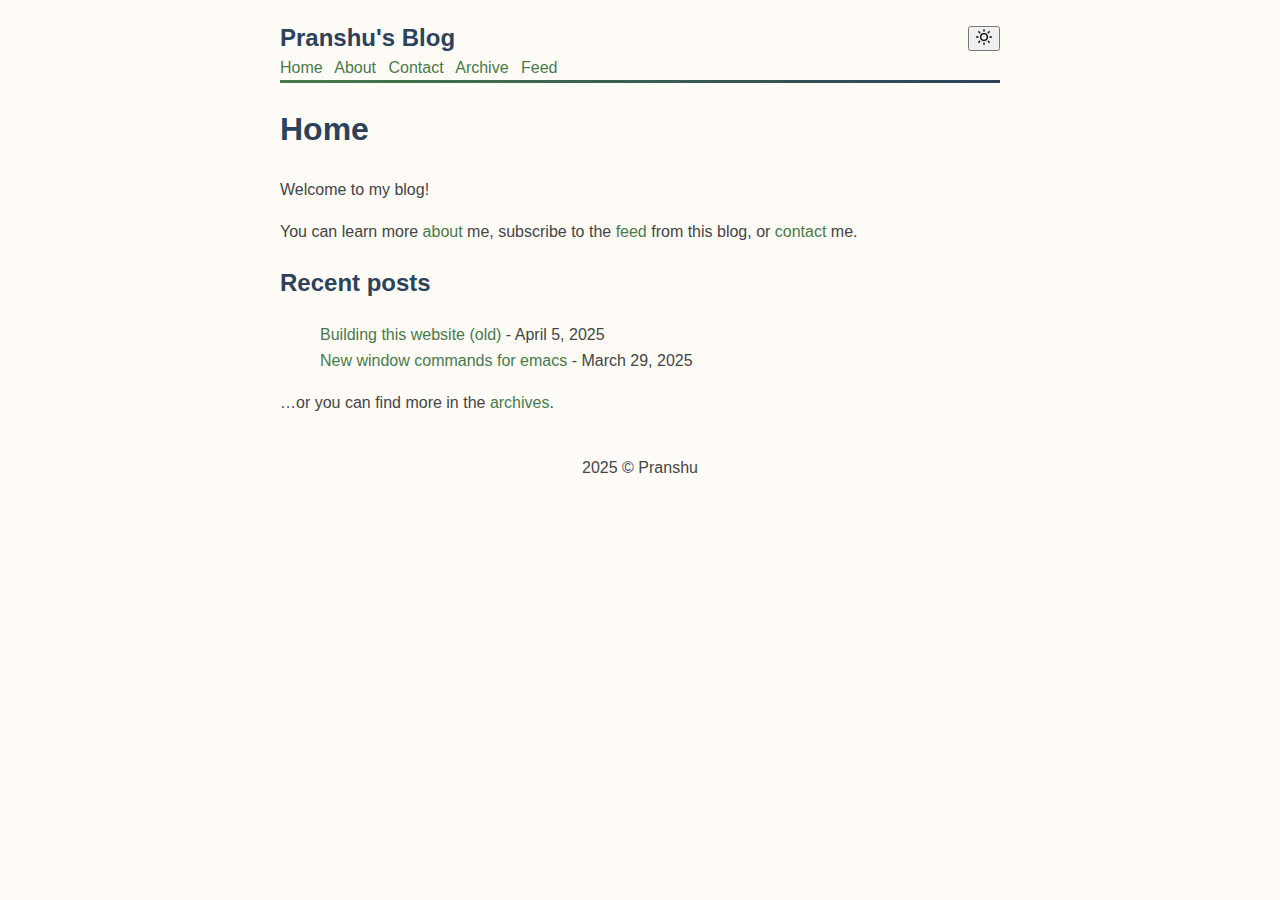
<file: index.html>
<!doctype html>
<html lang="en">
    <head>
        <meta charset="utf-8">
        <meta http-equiv="x-ua-compatible" content="ie=edge">
        <meta name="viewport" content="width=device-width, initial-scale=1">
        <title>Pranshu's Blog - Home</title>
        <link rel="stylesheet" href="./css/default.css" />
	<link rel="icon" href="./stuff/favicon.png">
    </head>
    <body>
        <header>
            <div class="logo">
                <a href="./">Pranshu's Blog</a>
		<button id="theme-toggle"><svg xmlns="http://www.w3.org/2000/svg" width="16" height="16" viewBox="0 0 24 24" fill="none" stroke="currentColor" stroke-width="2" stroke-linecap="round" stroke-linejoin="round" style="transition: transform 0.3s ease;" id="themesvg"></svg></button>
            </div>
            <nav>
                <a href="./">Home</a>
                <a href="./about.html">About</a>
                <a href="./contact.html">Contact</a>
                <a href="./archive.html">Archive</a>
		<a align="right" href="./rss.xml">Feed</a>
            </nav>
        </header>
        <main role="main">
            <h1>Home</h1>
            <!-- <img src="sd" style="float: right; margin: 10px;" /> -->

<p>Welcome to my  blog!</p>

<p>
    You can learn more <a href="./about.html">about</a> me, subscribe
    to the <a href="./feed.xml">feed</a> from this blog,
    or <a href="./contact.html">contact</a> me.
</p>

<h2>Recent posts</h2>
<ul class="post-list">
    
        <li>
            <a href="./posts/2025-intro.html">Building this website (old)</a> - April  5, 2025
        </li>
    
        <li>
            <a href="./posts/2025-window.html">New window commands for emacs</a> - March 29, 2025
        </li>
    
</ul>


<p>…or you can find more in the <a href="./archive.html">archives</a>.</p>

        </main>

        <footer>
            2025 &copy Pranshu
        </footer>
	<script>
	 const themeToggle = document.getElementById('theme-toggle');
	 const themebutton = document.getElementById('themesvg');
	 const root = document.documentElement;
	 const moonsvg = '<path d="M21 12.79A9 9 0 1 1 11.21 3 7 7 0 0 0 21 12.79z"></path>';
	 const sunsvg = '<circle cx="12" cy="12" r="5"></circle><line x1="12" y1="1" x2="12" y2="3"></line><line x1="12" y1="21" x2="12" y2="23"></line><line x1="4.22" y1="4.22" x2="5.64" y2="5.64"></line><line x1="18.36" y1="18.36" x2="19.78" y2="19.78"></line><line x1="1" y1="12" x2="3" y2="12"></line><line x1="21" y1="12" x2="23" y2="12"></line><line x1="4.22" y1="19.78" x2="5.64" y2="18.36"></line><line x1="18.36" y1="5.64" x2="19.78" y2="4.22"></line>';
	 function applyTheme(theme) {
	     if (theme === 'dark') {
		 root.classList.add('dark-mode');
		 themebutton.innerHTML = moonsvg;
	     } else {
		 root.classList.remove('dark-mode');
		 themebutton.innerHTML = sunsvg;
	     }
	     localStorage.setItem('theme', theme);
	 }
	 document.addEventListener('DOMContentLoaded', () => {
	     const savedTheme = localStorage.getItem('theme');
	     if (savedTheme) {
		 applyTheme(savedTheme);
	     } else {
		 applyTheme('light');
	     }
	 });
	 themeToggle.addEventListener('click', () => {
	    if (root.classList.contains('dark-mode')) {
		 applyTheme('light');
	     } else {
		 applyTheme('dark');
	     }
	 });
	</script>
    </body>
</html>
</file>
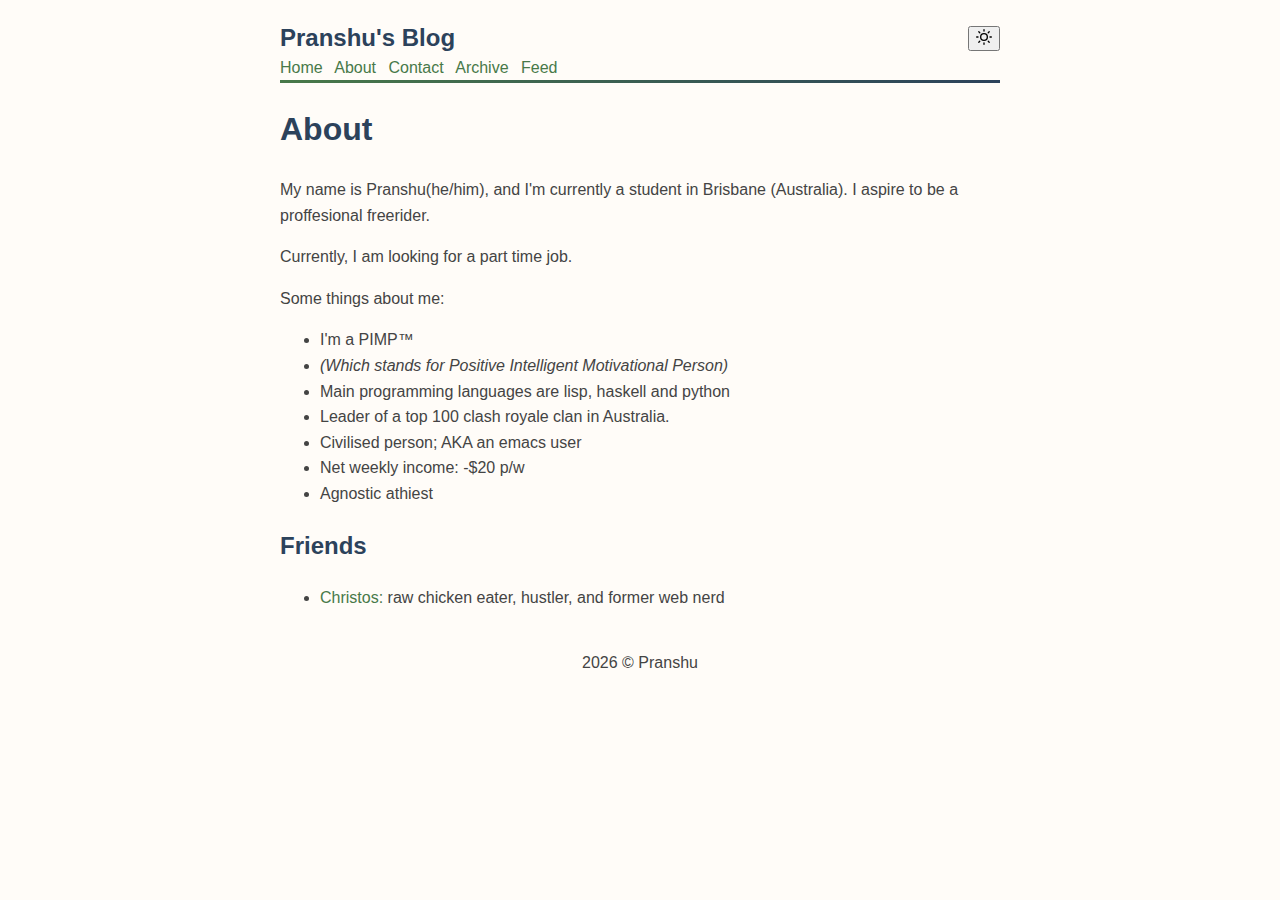
<file: about.html>
<!doctype html>
<html lang="en">
    <head>
        <meta charset="utf-8">
        <meta http-equiv="x-ua-compatible" content="ie=edge">
        <meta name="viewport" content="width=device-width, initial-scale=1">
        <title>Pranshu's Blog - About</title>
        <link rel="stylesheet" href="./css/default.css" />
	<link rel="icon" href="./stuff/favicon.png">
    </head>
    <body>
        <header>
            <div class="logo">
                <a href="./">Pranshu's Blog</a>
		<button id="theme-toggle"><svg xmlns="http://www.w3.org/2000/svg" width="16" height="16" viewBox="0 0 24 24" fill="none" stroke="currentColor" stroke-width="2" stroke-linecap="round" stroke-linejoin="round" style="transition: transform 0.3s ease;" id="themesvg"></svg></button>
            </div>
            <nav>
                <a href="./">Home</a>
                <a href="./about.html">About</a>
                <a href="./contact.html">Contact</a>
                <a href="./archive.html">Archive</a>
		<a align="right" href="./rss.xml">Feed</a>
            </nav>
        </header>
        <main role="main">
            <h1>About</h1>
            <p>
    My name is Pranshu(he/him), and I'm currently a student in Brisbane (Australia).
    I aspire to be a proffesional freerider.
</p>

<p>
    Currently, I am looking for a part time job.
</p>

Some things about me:
<ul>
    <li> I'm a PIMP™ </li>
    <li> <i>(Which stands for Positive Intelligent Motivational Person)</i> </li>
    <li> Main programming languages are lisp, haskell and python </li>
    <li> Leader of a top 100 clash royale clan in Australia. </li>
    <li> Civilised person; AKA an emacs user </li>
    <li> Net weekly income: -$20 p/w </li>
    <li> Agnostic athiest </li>
</ul>

<h2> Friends </h2>

<ul>
    <li> <a href="https://c.bauherren.ovh/">Christos:</a>
	raw chicken eater, hustler, and former web nerd </li>
</ul>

        </main>

        <footer>
            2026 &copy Pranshu
        </footer>
	<script>
	 const themeToggle = document.getElementById('theme-toggle');
	 const themebutton = document.getElementById('themesvg');
	 const root = document.documentElement;
	 const moonsvg = '<path d="M21 12.79A9 9 0 1 1 11.21 3 7 7 0 0 0 21 12.79z"></path>';
	 const sunsvg = '<circle cx="12" cy="12" r="5"></circle><line x1="12" y1="1" x2="12" y2="3"></line><line x1="12" y1="21" x2="12" y2="23"></line><line x1="4.22" y1="4.22" x2="5.64" y2="5.64"></line><line x1="18.36" y1="18.36" x2="19.78" y2="19.78"></line><line x1="1" y1="12" x2="3" y2="12"></line><line x1="21" y1="12" x2="23" y2="12"></line><line x1="4.22" y1="19.78" x2="5.64" y2="18.36"></line><line x1="18.36" y1="5.64" x2="19.78" y2="4.22"></line>';
	 function applyTheme(theme) {
	     if (theme === 'dark') {
		 root.classList.add('dark-mode');
		 themebutton.innerHTML = moonsvg;
	     } else {
		 root.classList.remove('dark-mode');
		 themebutton.innerHTML = sunsvg;
	     }
	     localStorage.setItem('theme', theme);
	 }
	 document.addEventListener('DOMContentLoaded', () => {
	     const savedTheme = localStorage.getItem('theme');
	     if (savedTheme) {
		 applyTheme(savedTheme);
	     } else {
		 applyTheme('light');
	     }
	 });
	 themeToggle.addEventListener('click', () => {
	    if (root.classList.contains('dark-mode')) {
		 applyTheme('light');
	     } else {
		 applyTheme('dark');
	     }
	 });
	</script>
    </body>
</html>
</file>
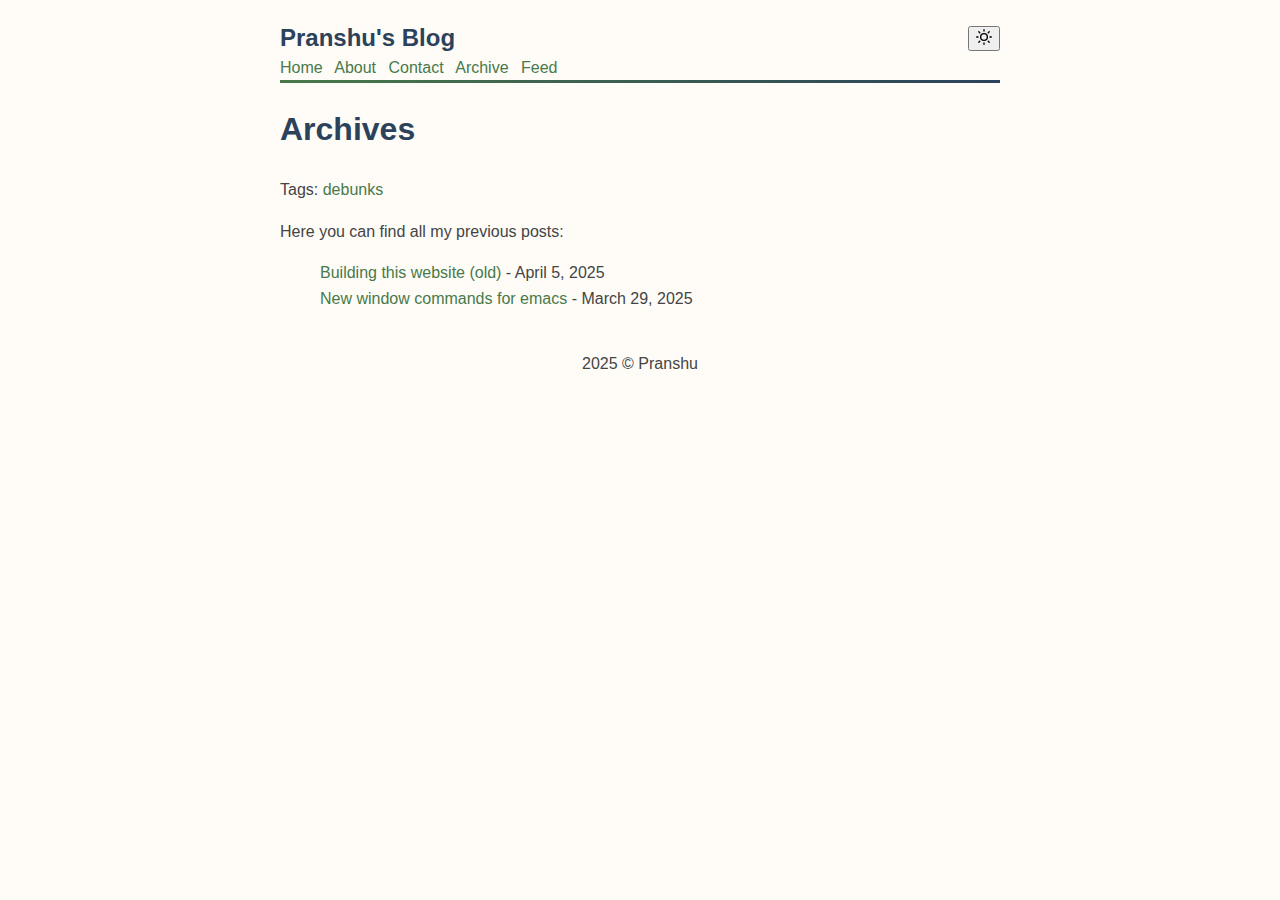
<file: archive.html>
<!doctype html>
<html lang="en">
    <head>
        <meta charset="utf-8">
        <meta http-equiv="x-ua-compatible" content="ie=edge">
        <meta name="viewport" content="width=device-width, initial-scale=1">
        <title>Pranshu's Blog - Archives</title>
        <link rel="stylesheet" href="./css/default.css" />
	<link rel="icon" href="./stuff/favicon.png">
    </head>
    <body>
        <header>
            <div class="logo">
                <a href="./">Pranshu's Blog</a>
		<button id="theme-toggle"><svg xmlns="http://www.w3.org/2000/svg" width="16" height="16" viewBox="0 0 24 24" fill="none" stroke="currentColor" stroke-width="2" stroke-linecap="round" stroke-linejoin="round" style="transition: transform 0.3s ease;" id="themesvg"></svg></button>
            </div>
            <nav>
                <a href="./">Home</a>
                <a href="./about.html">About</a>
                <a href="./contact.html">Contact</a>
                <a href="./archive.html">Archive</a>
		<a align="right" href="./rss.xml">Feed</a>
            </nav>
        </header>
        <main role="main">
            <h1>Archives</h1>
            
<p>

Tags: <a href="./tags/debunks.html">debunks</a>

</p>

Here you can find all my previous posts:
<ul class="post-list">
    
        <li>
            <a href="./posts/2025-intro.html">Building this website (old)</a> - April  5, 2025
        </li>
    
        <li>
            <a href="./posts/2025-window.html">New window commands for emacs</a> - March 29, 2025
        </li>
    
</ul>


        </main>

        <footer>
            2025 &copy Pranshu
        </footer>
	<script>
	 const themeToggle = document.getElementById('theme-toggle');
	 const themebutton = document.getElementById('themesvg');
	 const root = document.documentElement;
	 const moonsvg = '<path d="M21 12.79A9 9 0 1 1 11.21 3 7 7 0 0 0 21 12.79z"></path>';
	 const sunsvg = '<circle cx="12" cy="12" r="5"></circle><line x1="12" y1="1" x2="12" y2="3"></line><line x1="12" y1="21" x2="12" y2="23"></line><line x1="4.22" y1="4.22" x2="5.64" y2="5.64"></line><line x1="18.36" y1="18.36" x2="19.78" y2="19.78"></line><line x1="1" y1="12" x2="3" y2="12"></line><line x1="21" y1="12" x2="23" y2="12"></line><line x1="4.22" y1="19.78" x2="5.64" y2="18.36"></line><line x1="18.36" y1="5.64" x2="19.78" y2="4.22"></line>';
	 function applyTheme(theme) {
	     if (theme === 'dark') {
		 root.classList.add('dark-mode');
		 themebutton.innerHTML = moonsvg;
	     } else {
		 root.classList.remove('dark-mode');
		 themebutton.innerHTML = sunsvg;
	     }
	     localStorage.setItem('theme', theme);
	 }
	 document.addEventListener('DOMContentLoaded', () => {
	     const savedTheme = localStorage.getItem('theme');
	     if (savedTheme) {
		 applyTheme(savedTheme);
	     } else {
		 applyTheme('light');
	     }
	 });
	 themeToggle.addEventListener('click', () => {
	    if (root.classList.contains('dark-mode')) {
		 applyTheme('light');
	     } else {
		 applyTheme('dark');
	     }
	 });
	</script>
    </body>
</html>
</file>
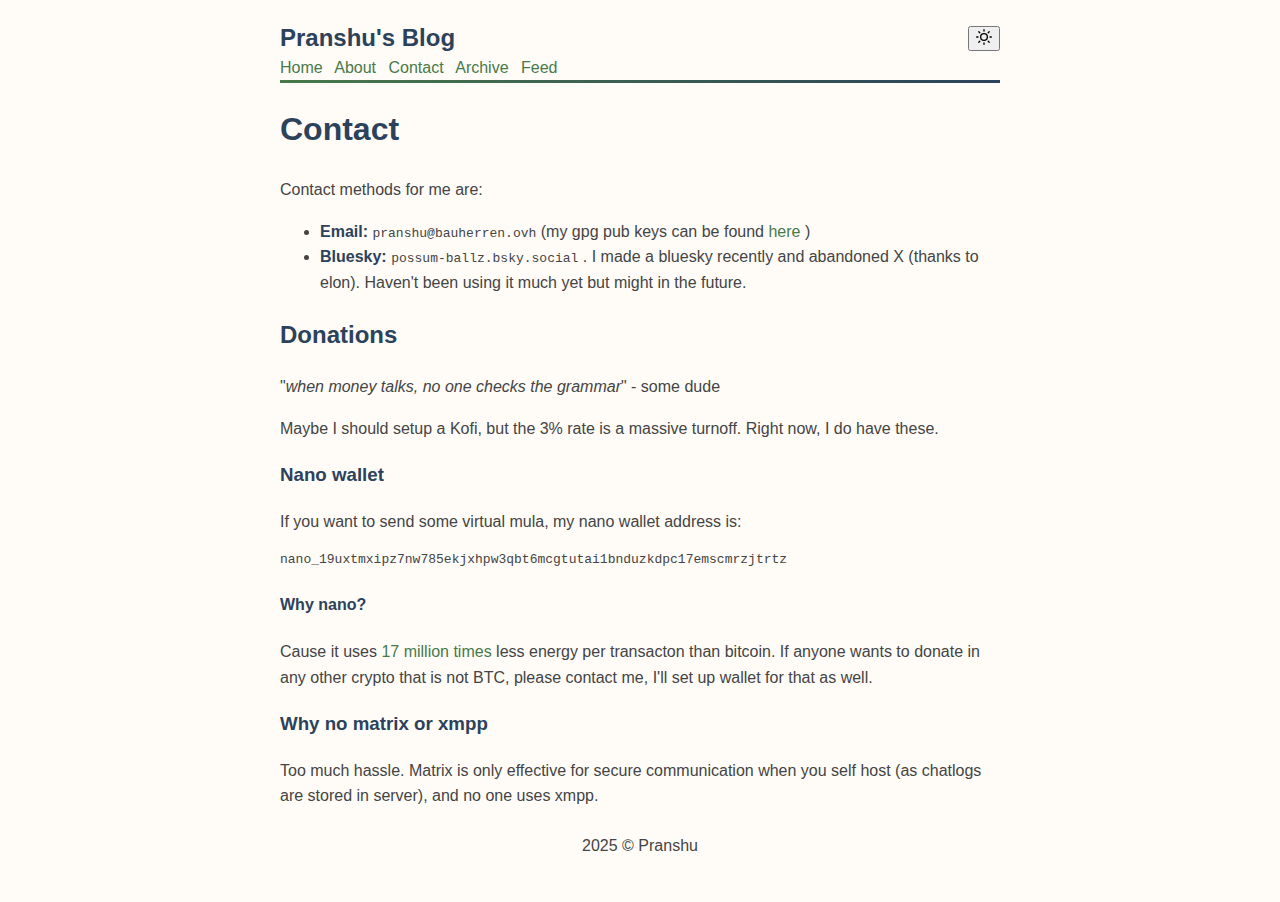
<file: contact.html>
<!doctype html>
<html lang="en">
    <head>
        <meta charset="utf-8">
        <meta http-equiv="x-ua-compatible" content="ie=edge">
        <meta name="viewport" content="width=device-width, initial-scale=1">
        <title>Pranshu's Blog - Contact</title>
        <link rel="stylesheet" href="./css/default.css" />
	<link rel="icon" href="./stuff/favicon.png">
    </head>
    <body>
        <header>
            <div class="logo">
                <a href="./">Pranshu's Blog</a>
		<button id="theme-toggle"><svg xmlns="http://www.w3.org/2000/svg" width="16" height="16" viewBox="0 0 24 24" fill="none" stroke="currentColor" stroke-width="2" stroke-linecap="round" stroke-linejoin="round" style="transition: transform 0.3s ease;" id="themesvg"></svg></button>
            </div>
            <nav>
                <a href="./">Home</a>
                <a href="./about.html">About</a>
                <a href="./contact.html">Contact</a>
                <a href="./archive.html">Archive</a>
		<a align="right" href="./rss.xml">Feed</a>
            </nav>
        </header>
        <main role="main">
            <h1>Contact</h1>
            Contact methods for me are:

<ul>
    <li> <b> Email: </b> <tt>pranshu@bauherren.ovh</tt>  (my gpg pub keys can be found <a href="./stuff/pub.asc"> here </a>)</b> </li>
    <li> <b> Bluesky: </b> <tt>possum-ballz.bsky.social</tt>  . I made a bluesky recently and abandoned X (thanks to elon).
        Haven't been using it much yet but might in the future.</li>
    <!-- <li> <b> Codeberg: </b> <tt>pranshu</tt> . . </li> -->
</ul>

<h2> Donations </h2>

"<i>when money talks, no one checks the grammar</i>" - some dude

<p>
Maybe I should setup a Kofi, but the 3% rate is a massive turnoff.  Right now, I do have these.
</p>
<h3> Nano wallet </h3>

<p>
If you want to send some virtual mula, my nano wallet address is:
</p>
<pre>
nano_19uxtmxipz7nw785ekjxhpw3qbt6mcgtutai1bnduzkdpc17emscmrzjtrtz
</pre>

<h4> Why nano? </h4>

Cause it uses <a href="https://nanocharts.info/nano-energy-comparison/">17 million times</a> less
energy per transacton than bitcoin.  If anyone wants to donate in any other crypto that is not BTC, please
contact me, I'll set up wallet for that as well.

<h3> Why no matrix or xmpp </h3>

Too much hassle.  Matrix is only effective for secure communication
when you self host (as chatlogs are stored in server), and no one uses xmpp.

        </main>

        <footer>
            2025 &copy Pranshu
        </footer>
	<script>
	 const themeToggle = document.getElementById('theme-toggle');
	 const themebutton = document.getElementById('themesvg');
	 const root = document.documentElement;
	 const moonsvg = '<path d="M21 12.79A9 9 0 1 1 11.21 3 7 7 0 0 0 21 12.79z"></path>';
	 const sunsvg = '<circle cx="12" cy="12" r="5"></circle><line x1="12" y1="1" x2="12" y2="3"></line><line x1="12" y1="21" x2="12" y2="23"></line><line x1="4.22" y1="4.22" x2="5.64" y2="5.64"></line><line x1="18.36" y1="18.36" x2="19.78" y2="19.78"></line><line x1="1" y1="12" x2="3" y2="12"></line><line x1="21" y1="12" x2="23" y2="12"></line><line x1="4.22" y1="19.78" x2="5.64" y2="18.36"></line><line x1="18.36" y1="5.64" x2="19.78" y2="4.22"></line>';
	 function applyTheme(theme) {
	     if (theme === 'dark') {
		 root.classList.add('dark-mode');
		 themebutton.innerHTML = moonsvg;
	     } else {
		 root.classList.remove('dark-mode');
		 themebutton.innerHTML = sunsvg;
	     }
	     localStorage.setItem('theme', theme);
	 }
	 document.addEventListener('DOMContentLoaded', () => {
	     const savedTheme = localStorage.getItem('theme');
	     if (savedTheme) {
		 applyTheme(savedTheme);
	     } else {
		 applyTheme('light');
	     }
	 });
	 themeToggle.addEventListener('click', () => {
	    if (root.classList.contains('dark-mode')) {
		 applyTheme('light');
	     } else {
		 applyTheme('dark');
	     }
	 });
	</script>
    </body>
</html>
</file>
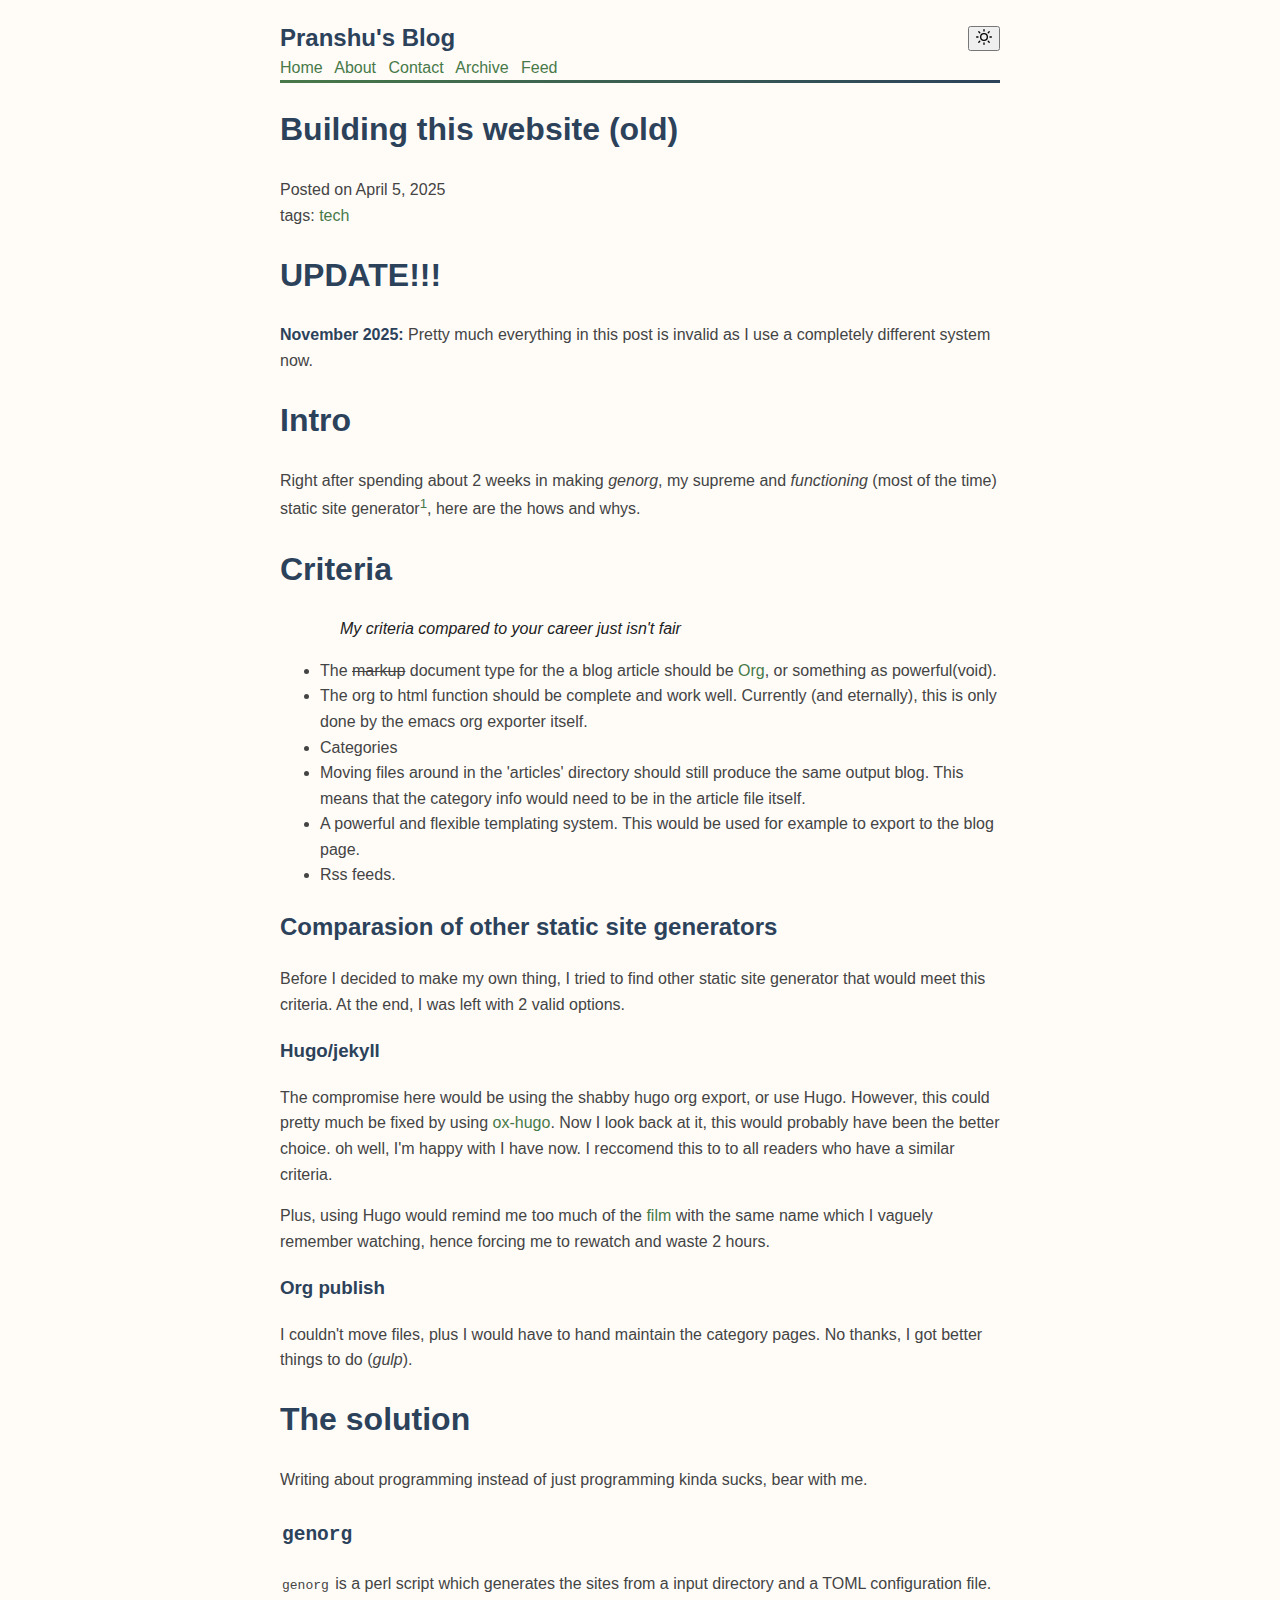
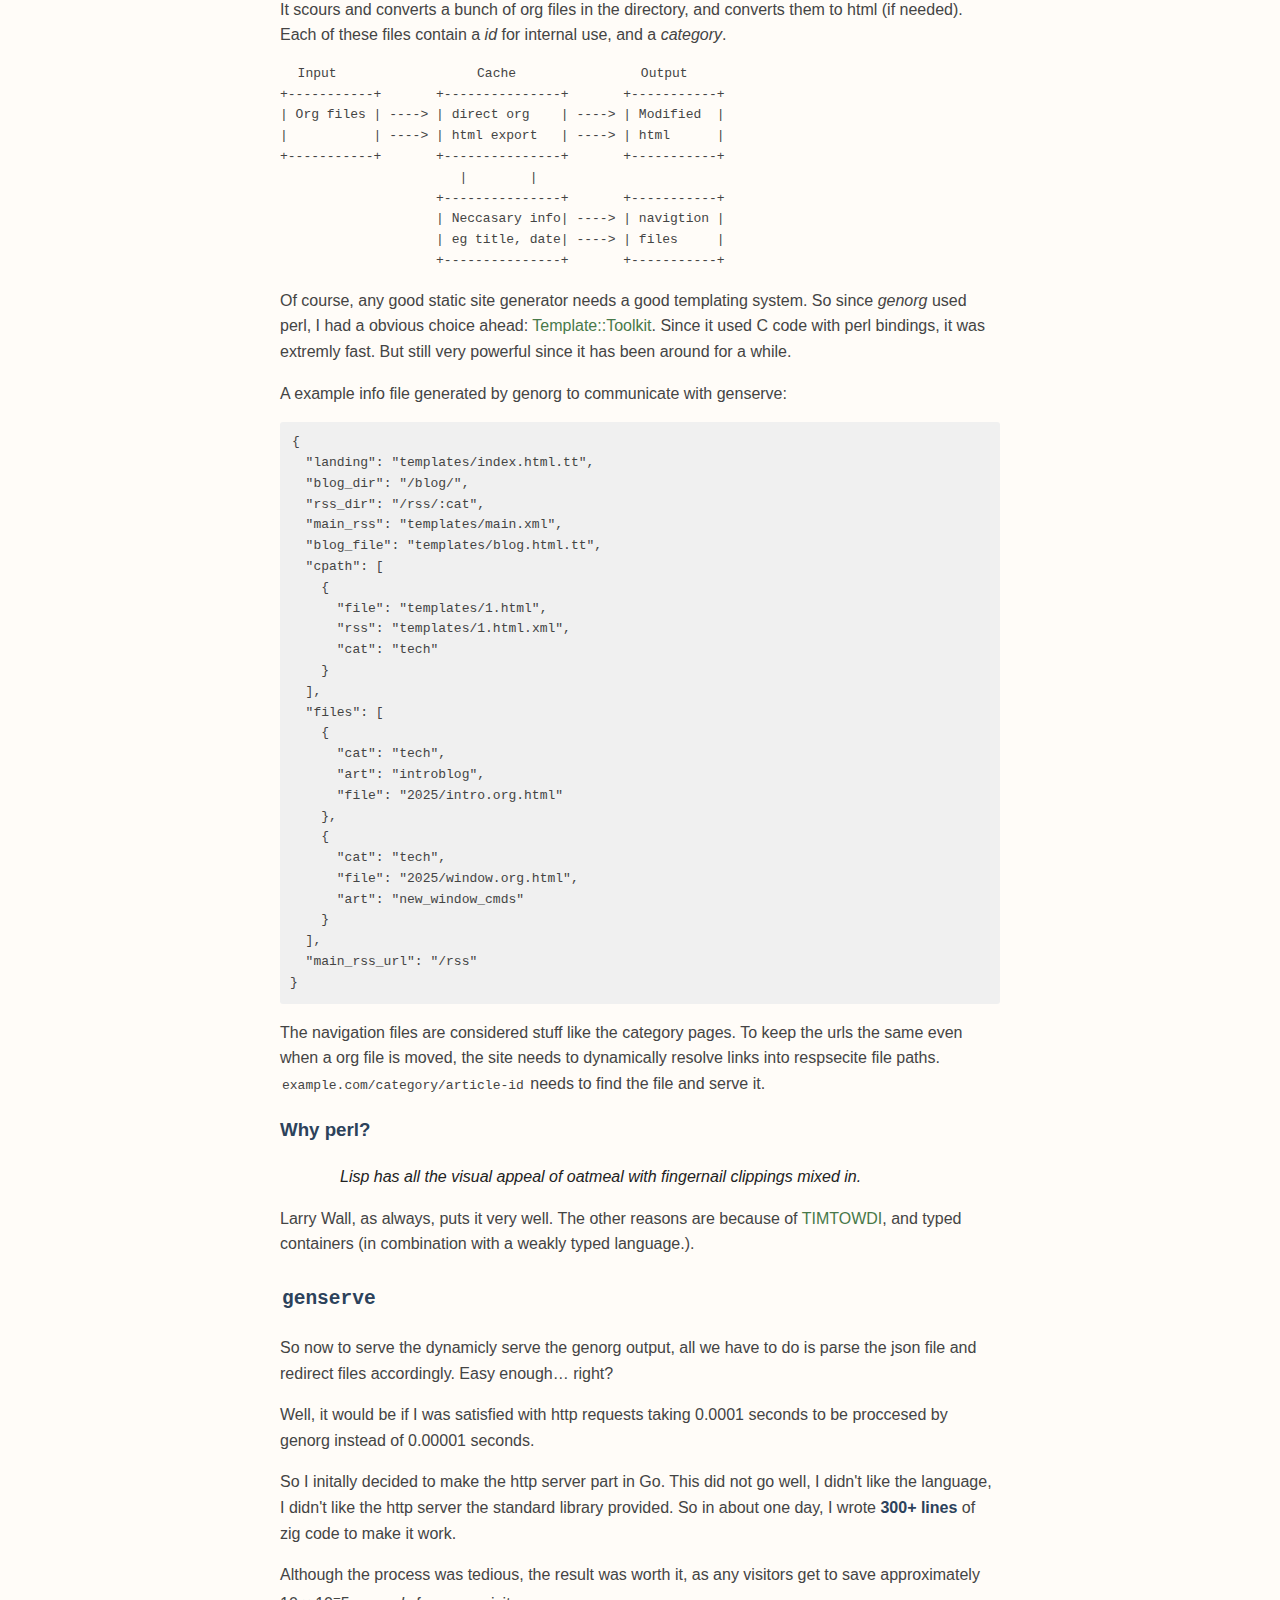
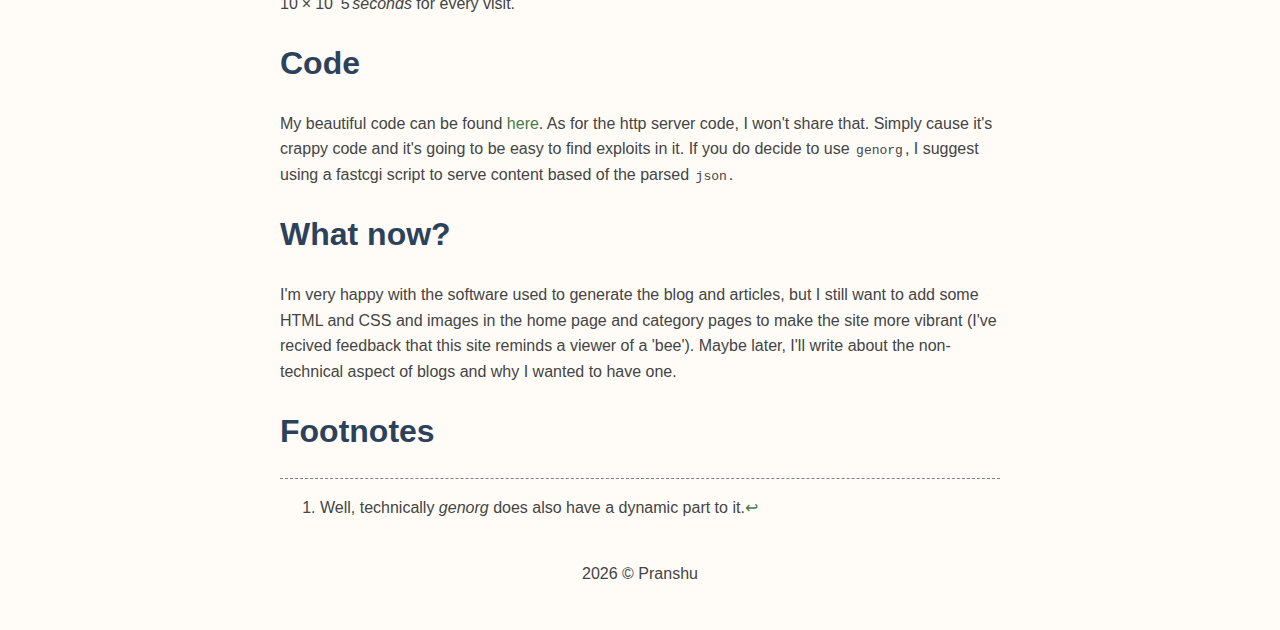
<file: posts/2025-intro.html>
<!doctype html>
<html lang="en">
    <head>
        <meta charset="utf-8">
        <meta http-equiv="x-ua-compatible" content="ie=edge">
        <meta name="viewport" content="width=device-width, initial-scale=1">
        <title>Pranshu's Blog - Building this website (old)</title>
        <link rel="stylesheet" href="../css/default.css" />
	<link rel="icon" href="../stuff/favicon.png">
    </head>
    <body>
        <header>
            <div class="logo">
                <a href="../">Pranshu's Blog</a>
		<button id="theme-toggle"><svg xmlns="http://www.w3.org/2000/svg" width="16" height="16" viewBox="0 0 24 24" fill="none" stroke="currentColor" stroke-width="2" stroke-linecap="round" stroke-linejoin="round" style="transition: transform 0.3s ease;" id="themesvg"></svg></button>
            </div>
            <nav>
                <a href="../">Home</a>
                <a href="../about.html">About</a>
                <a href="../contact.html">Contact</a>
                <a href="../archive.html">Archive</a>
		<a align="right" href="../rss.xml">Feed</a>
            </nav>
        </header>
        <main role="main">
            <h1>Building this website (old)</h1>
            <article>
    <section class="header">
        Posted on April  5, 2025
        
    </section>
    <section class="info">
	
        tags: <a title="All pages tagged 'tech'." href="../tags/tech.html" rel="tag">tech</a>
        
    </section>
    <section>
        <h1 id="update">UPDATE!!!</h1>
<p><strong>November 2025:</strong>
Pretty much everything in this post is invalid as I use a completely
different system now.</p>
<h1 id="intro">Intro</h1>
<p>Right after spending about 2 weeks in making <em>genorg</em>, my supreme and
<em>functioning</em> (most of the time) static site generator<a href="#fn1" class="footnote-ref" id="fnref1" role="doc-noteref"><sup>1</sup></a>, here are the
hows and whys.</p>
<h1 id="criteria">Criteria</h1>
<blockquote>
<p>My criteria compared to your career just isn't fair</p>
</blockquote>
<ul>
<li>The <del>markup</del> document type for the a blog article should be
<a href="https://orgmode.org/">Org</a>, or something as powerful(void).</li>
<li>The org to html function should be complete and work well. Currently
(and eternally), this is only done by the emacs org exporter itself.</li>
<li>Categories</li>
<li>Moving files around in the 'articles' directory should still
produce the same output blog. This means that the category info
would need to be in the article file itself.</li>
<li>A powerful and flexible templating system. This would be used for
example to export to the blog page.</li>
<li>Rss feeds.</li>
</ul>
<h2 id="comparasion-of-other-static-site-generators">Comparasion of other static site generators</h2>
<p>Before I decided to make my own thing, I tried to find other static site
generator that would meet this criteria. At the end, I was left with 2
valid options.</p>
<h3 id="hugojekyll">Hugo/jekyll</h3>
<p>The compromise here would be using the shabby hugo org export, or use
Hugo. However, this could pretty much be fixed by using
<a href="http://ox-hugo.scripter.co">ox-hugo</a>. Now I look back at it, this would
probably have been the better choice. oh well, I'm happy with I have
now. I reccomend this to to all readers who have a similar criteria.</p>
<p>Plus, using Hugo would remind me too much of the
<a href="https://en.wikipedia.org/wiki/Hugo_(film)">film</a> with the same name
which I vaguely remember watching, hence forcing me to rewatch and waste
2 hours.</p>
<h3 id="org-publish">Org publish</h3>
<p>I couldn't move files, plus I would have to hand maintain the category
pages. No thanks, I got better things to do (<em>gulp</em>).</p>
<h1 id="the-solution">The solution</h1>
<p>Writing about programming instead of just programming kinda sucks, bear
with me.</p>
<h2 id="genorg"><code class="verbatim">genorg</code></h2>
<p><code class="verbatim">genorg</code> is a perl script which generates the sites from a
input directory and a TOML configuration file. It scours and converts a
bunch of org files in the directory, and converts them to html (if
needed). Each of these files contain a <em>id</em> for internal use, and a
<em>category</em>.</p>
<pre><code>  Input                  Cache                Output
+-----------+       +---------------+       +-----------+
| Org files | ----&gt; | direct org    | ----&gt; | Modified  |
|           | ----&gt; | html export   | ----&gt; | html      |
+-----------+       +---------------+       +-----------+
                       |        |
                    +---------------+       +-----------+
                    | Neccasary info| ----&gt; | navigtion |
                    | eg title, date| ----&gt; | files     |
                    +---------------+       +-----------+</code></pre>
<p>Of course, any good static site generator needs a good templating
system. So since <em>genorg</em> used perl, I had a obvious choice ahead:
<a href="https://template-toolkit.org/">Template::Toolkit</a>. Since it used C code
with perl bindings, it was extremly fast. But still very powerful since
it has been around for a while.</p>
<p>A example info file generated by genorg to communicate with genserve:</p>
<div class="sourceCode" id="cb2"><pre class="sourceCode json"><code class="sourceCode json"><span id="cb2-1"><a href="#cb2-1" aria-hidden="true" tabindex="-1"></a><span class="fu">{</span></span>
<span id="cb2-2"><a href="#cb2-2" aria-hidden="true" tabindex="-1"></a>  <span class="dt">&quot;landing&quot;</span><span class="fu">:</span> <span class="st">&quot;templates/index.html.tt&quot;</span><span class="fu">,</span></span>
<span id="cb2-3"><a href="#cb2-3" aria-hidden="true" tabindex="-1"></a>  <span class="dt">&quot;blog_dir&quot;</span><span class="fu">:</span> <span class="st">&quot;/blog/&quot;</span><span class="fu">,</span></span>
<span id="cb2-4"><a href="#cb2-4" aria-hidden="true" tabindex="-1"></a>  <span class="dt">&quot;rss_dir&quot;</span><span class="fu">:</span> <span class="st">&quot;/rss/:cat&quot;</span><span class="fu">,</span></span>
<span id="cb2-5"><a href="#cb2-5" aria-hidden="true" tabindex="-1"></a>  <span class="dt">&quot;main_rss&quot;</span><span class="fu">:</span> <span class="st">&quot;templates/main.xml&quot;</span><span class="fu">,</span></span>
<span id="cb2-6"><a href="#cb2-6" aria-hidden="true" tabindex="-1"></a>  <span class="dt">&quot;blog_file&quot;</span><span class="fu">:</span> <span class="st">&quot;templates/blog.html.tt&quot;</span><span class="fu">,</span></span>
<span id="cb2-7"><a href="#cb2-7" aria-hidden="true" tabindex="-1"></a>  <span class="dt">&quot;cpath&quot;</span><span class="fu">:</span> <span class="ot">[</span></span>
<span id="cb2-8"><a href="#cb2-8" aria-hidden="true" tabindex="-1"></a>    <span class="fu">{</span></span>
<span id="cb2-9"><a href="#cb2-9" aria-hidden="true" tabindex="-1"></a>      <span class="dt">&quot;file&quot;</span><span class="fu">:</span> <span class="st">&quot;templates/1.html&quot;</span><span class="fu">,</span></span>
<span id="cb2-10"><a href="#cb2-10" aria-hidden="true" tabindex="-1"></a>      <span class="dt">&quot;rss&quot;</span><span class="fu">:</span> <span class="st">&quot;templates/1.html.xml&quot;</span><span class="fu">,</span></span>
<span id="cb2-11"><a href="#cb2-11" aria-hidden="true" tabindex="-1"></a>      <span class="dt">&quot;cat&quot;</span><span class="fu">:</span> <span class="st">&quot;tech&quot;</span></span>
<span id="cb2-12"><a href="#cb2-12" aria-hidden="true" tabindex="-1"></a>    <span class="fu">}</span></span>
<span id="cb2-13"><a href="#cb2-13" aria-hidden="true" tabindex="-1"></a>  <span class="ot">]</span><span class="fu">,</span></span>
<span id="cb2-14"><a href="#cb2-14" aria-hidden="true" tabindex="-1"></a>  <span class="dt">&quot;files&quot;</span><span class="fu">:</span> <span class="ot">[</span></span>
<span id="cb2-15"><a href="#cb2-15" aria-hidden="true" tabindex="-1"></a>    <span class="fu">{</span></span>
<span id="cb2-16"><a href="#cb2-16" aria-hidden="true" tabindex="-1"></a>      <span class="dt">&quot;cat&quot;</span><span class="fu">:</span> <span class="st">&quot;tech&quot;</span><span class="fu">,</span></span>
<span id="cb2-17"><a href="#cb2-17" aria-hidden="true" tabindex="-1"></a>      <span class="dt">&quot;art&quot;</span><span class="fu">:</span> <span class="st">&quot;introblog&quot;</span><span class="fu">,</span></span>
<span id="cb2-18"><a href="#cb2-18" aria-hidden="true" tabindex="-1"></a>      <span class="dt">&quot;file&quot;</span><span class="fu">:</span> <span class="st">&quot;2025/intro.org.html&quot;</span></span>
<span id="cb2-19"><a href="#cb2-19" aria-hidden="true" tabindex="-1"></a>    <span class="fu">}</span><span class="ot">,</span></span>
<span id="cb2-20"><a href="#cb2-20" aria-hidden="true" tabindex="-1"></a>    <span class="fu">{</span></span>
<span id="cb2-21"><a href="#cb2-21" aria-hidden="true" tabindex="-1"></a>      <span class="dt">&quot;cat&quot;</span><span class="fu">:</span> <span class="st">&quot;tech&quot;</span><span class="fu">,</span></span>
<span id="cb2-22"><a href="#cb2-22" aria-hidden="true" tabindex="-1"></a>      <span class="dt">&quot;file&quot;</span><span class="fu">:</span> <span class="st">&quot;2025/window.org.html&quot;</span><span class="fu">,</span></span>
<span id="cb2-23"><a href="#cb2-23" aria-hidden="true" tabindex="-1"></a>      <span class="dt">&quot;art&quot;</span><span class="fu">:</span> <span class="st">&quot;new_window_cmds&quot;</span></span>
<span id="cb2-24"><a href="#cb2-24" aria-hidden="true" tabindex="-1"></a>    <span class="fu">}</span></span>
<span id="cb2-25"><a href="#cb2-25" aria-hidden="true" tabindex="-1"></a>  <span class="ot">]</span><span class="fu">,</span></span>
<span id="cb2-26"><a href="#cb2-26" aria-hidden="true" tabindex="-1"></a>  <span class="dt">&quot;main_rss_url&quot;</span><span class="fu">:</span> <span class="st">&quot;/rss&quot;</span></span>
<span id="cb2-27"><a href="#cb2-27" aria-hidden="true" tabindex="-1"></a><span class="fu">}</span></span></code></pre></div>
<p>The navigation files are considered stuff like the category pages. To
keep the urls the same even when a org file is moved, the site needs to
dynamically resolve links into respsecite file paths.
<code>example.com/category/article-id</code> needs to find the file and serve it.</p>
<h3 id="why-perl">Why perl?</h3>
<blockquote>
<p>Lisp has all the visual appeal of oatmeal with fingernail clippings
mixed in.</p>
</blockquote>
<p>Larry Wall, as always, puts it very well. The other reasons are because
of <a href="https://en.wiktionary.org/wiki/TMTOWTDI#English">TIMTOWDI</a>, and
typed containers (in combination with a weakly typed language.).</p>
<h2 id="genserve"><code class="verbatim">genserve</code></h2>
<p>So now to serve the dynamicly serve the genorg output, all we have to do
is parse the json file and redirect files accordingly. Easy enough…
right?</p>
<p>Well, it would be if I was satisfied with http requests taking 0.0001
seconds to be proccesed by genorg instead of 0.00001 seconds.</p>
<p>So I initally decided to make the http server part in Go. This did not
go well, I didn't like the language, I didn't like the http server the
standard library provided. So in about one day, I wrote <strong>300+ lines</strong>
of zig code to make it work.</p>
<p>Although the process was tedious, the result was worth it, as any
visitors get to save approximately <span class="math inline">10 × 10<sup>−</sup>5 <em>s</em><em>e</em><em>c</em><em>o</em><em>n</em><em>d</em><em>s</em></span> for every
visit.</p>
<h1 id="code">Code</h1>
<p>My beautiful code can be found <a href="file:///g:/asset/genorg">here</a>. As for
the http server code, I won't share that. Simply cause it's crappy
code and it's going to be easy to find exploits in it. If you do decide
to use <code class="verbatim">genorg</code>, I suggest using a fastcgi script to serve
content based of the parsed <code class="verbatim">json</code>.</p>
<h1 id="what-now">What now?</h1>
<p>I'm very happy with the software used to generate the blog and
articles, but I still want to add some HTML and CSS and images in the
home page and category pages to make the site more vibrant (I've
recived feedback that this site reminds a viewer of a 'bee'). Maybe
later, I'll write about the non-technical aspect of blogs and why I
wanted to have one.</p>
<h1 id="footnotes">Footnotes</h1>
<section id="footnotes" class="footnotes footnotes-end-of-document" role="doc-endnotes">
<hr />
<ol>
<li id="fn1"><p>Well, technically <em>genorg</em> does also have a dynamic part to it.<a href="#fnref1" class="footnote-back" role="doc-backlink">↩︎</a></p></li>
</ol>
</section>
    </section>
</article>

        </main>

        <footer>
            2026 &copy Pranshu
        </footer>
	<script>
	 const themeToggle = document.getElementById('theme-toggle');
	 const themebutton = document.getElementById('themesvg');
	 const root = document.documentElement;
	 const moonsvg = '<path d="M21 12.79A9 9 0 1 1 11.21 3 7 7 0 0 0 21 12.79z"></path>';
	 const sunsvg = '<circle cx="12" cy="12" r="5"></circle><line x1="12" y1="1" x2="12" y2="3"></line><line x1="12" y1="21" x2="12" y2="23"></line><line x1="4.22" y1="4.22" x2="5.64" y2="5.64"></line><line x1="18.36" y1="18.36" x2="19.78" y2="19.78"></line><line x1="1" y1="12" x2="3" y2="12"></line><line x1="21" y1="12" x2="23" y2="12"></line><line x1="4.22" y1="19.78" x2="5.64" y2="18.36"></line><line x1="18.36" y1="5.64" x2="19.78" y2="4.22"></line>';
	 function applyTheme(theme) {
	     if (theme === 'dark') {
		 root.classList.add('dark-mode');
		 themebutton.innerHTML = moonsvg;
	     } else {
		 root.classList.remove('dark-mode');
		 themebutton.innerHTML = sunsvg;
	     }
	     localStorage.setItem('theme', theme);
	 }
	 document.addEventListener('DOMContentLoaded', () => {
	     const savedTheme = localStorage.getItem('theme');
	     if (savedTheme) {
		 applyTheme(savedTheme);
	     } else {
		 applyTheme('light');
	     }
	 });
	 themeToggle.addEventListener('click', () => {
	    if (root.classList.contains('dark-mode')) {
		 applyTheme('light');
	     } else {
		 applyTheme('dark');
	     }
	 });
	</script>
    </body>
</html>
</file>
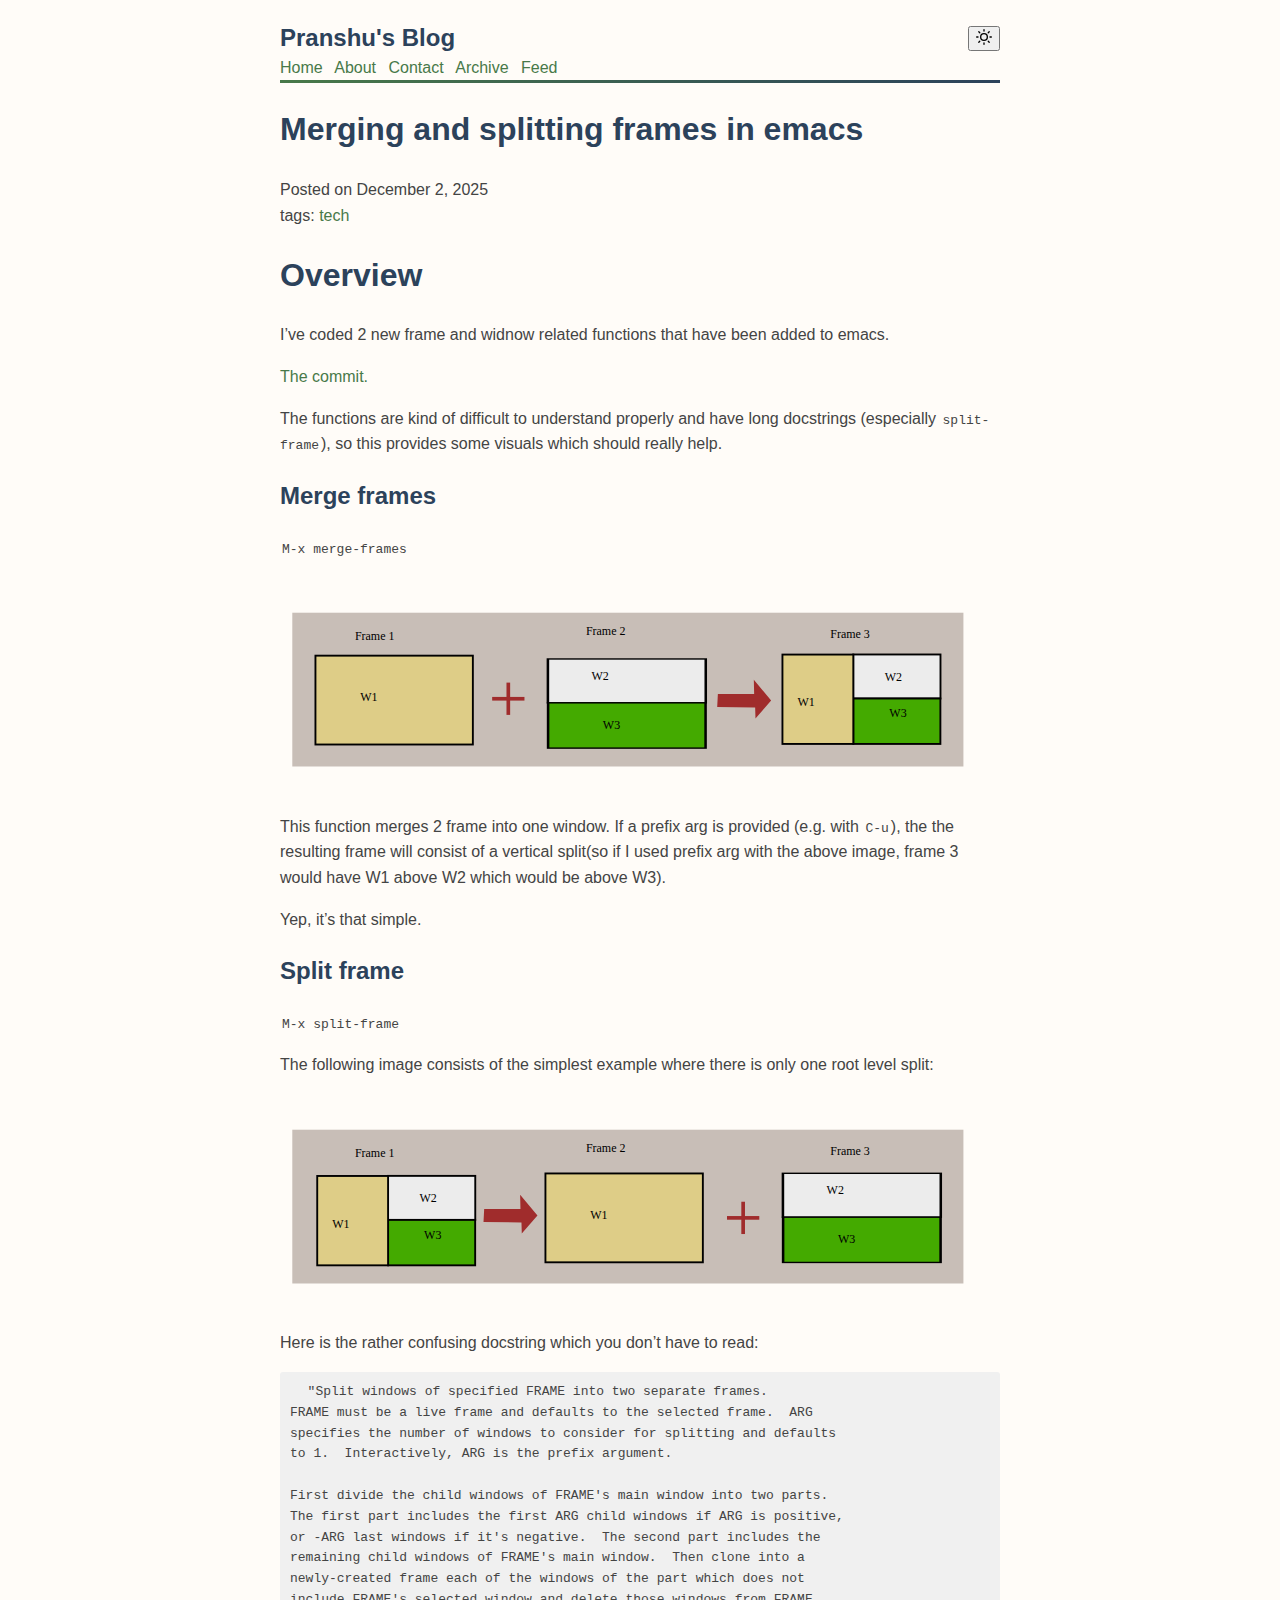
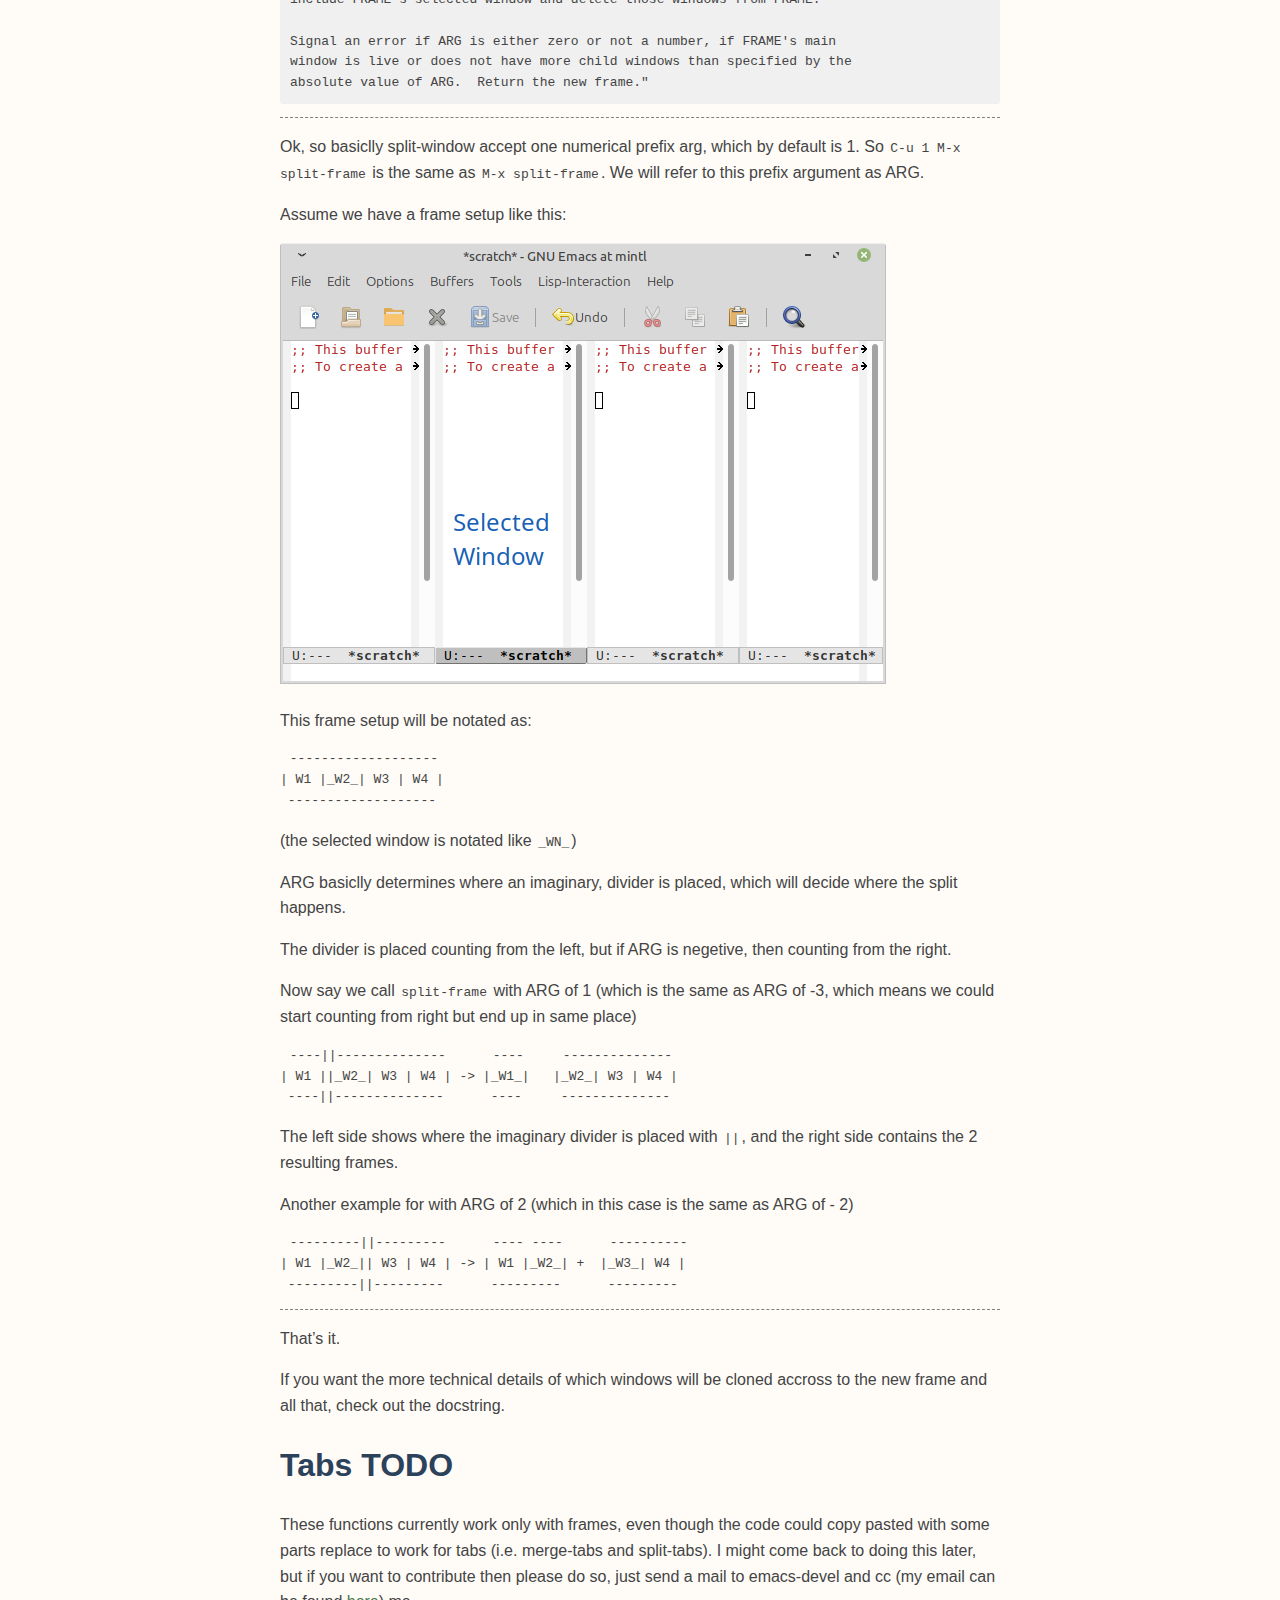
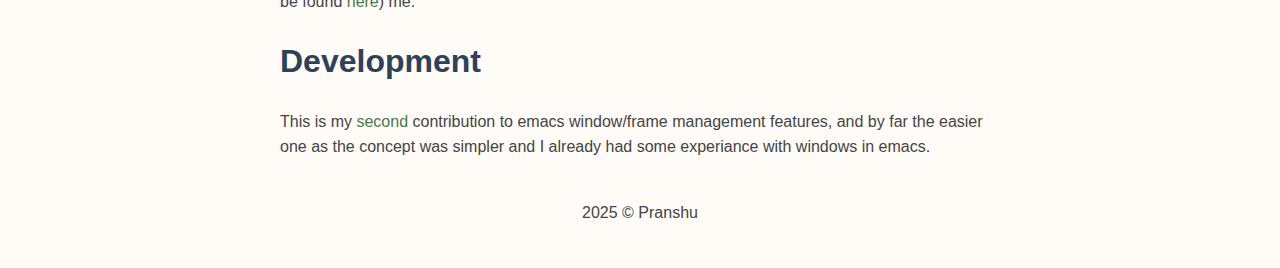
<file: posts/2025-merge-window.html>
<!doctype html>
<html lang="en">
    <head>
        <meta charset="utf-8">
        <meta http-equiv="x-ua-compatible" content="ie=edge">
        <meta name="viewport" content="width=device-width, initial-scale=1">
        <title>Pranshu's Blog - Merging and splitting frames in emacs</title>
        <link rel="stylesheet" href="../css/default.css" />
	<link rel="icon" href="../stuff/favicon.png">
    </head>
    <body>
        <header>
            <div class="logo">
                <a href="../">Pranshu's Blog</a>
		<button id="theme-toggle"><svg xmlns="http://www.w3.org/2000/svg" width="16" height="16" viewBox="0 0 24 24" fill="none" stroke="currentColor" stroke-width="2" stroke-linecap="round" stroke-linejoin="round" style="transition: transform 0.3s ease;" id="themesvg"></svg></button>
            </div>
            <nav>
                <a href="../">Home</a>
                <a href="../about.html">About</a>
                <a href="../contact.html">Contact</a>
                <a href="../archive.html">Archive</a>
		<a align="right" href="../rss.xml">Feed</a>
            </nav>
        </header>
        <main role="main">
            <h1>Merging and splitting frames in emacs</h1>
            <article>
    <section class="header">
        Posted on December  2, 2025
        
    </section>
    <section class="info">
	
        tags: <a title="All pages tagged 'tech'." href="../tags/tech.html" rel="tag">tech</a>
        
    </section>
    <section>
        <h1 id="overview">Overview</h1>
<p>I’ve coded 2 new frame and widnow related functions that have been
added to emacs.</p>
<p><a href="https://github.com/emacs-mirror/emacs/commit/18a346da6ac0eaa28f835d66378ef023b7f5a1ab">The commit.</a></p>
<p>The functions are kind of difficult to understand properly and have
long docstrings (especially <code>split-frame</code>), so this provides some
visuals which should really help.</p>
<h2 id="merge-frames">Merge frames</h2>
<p><code>M-x merge-frames</code></p>
<p><img src="../2025stuff/window/merge.svg" /></p>
<p>This function merges 2 frame into one window. If a prefix arg is
provided (e.g. with <code>C-u</code>), the the resulting frame will consist of a
vertical split(so if I used prefix arg with the above image, frame 3
would have W1 above W2 which would be above W3).</p>
<p>Yep, it’s that simple.</p>
<h2 id="split-frame">Split frame</h2>
<p><code>M-x split-frame</code></p>
<p>The following image consists of the simplest example where there is
only one root level split:</p>
<p><img src="../2025stuff/window/split.svg" /></p>
<p>Here is the rather confusing docstring which you don’t have to read:</p>
<div class="sourceCode" id="cb1"><pre class="sourceCode lisp"><code class="sourceCode commonlisp"><span id="cb1-1"><a href="#cb1-1" aria-hidden="true" tabindex="-1"></a>  <span class="st">&quot;Split windows of specified FRAME into two separate frames.</span></span>
<span id="cb1-2"><a href="#cb1-2" aria-hidden="true" tabindex="-1"></a><span class="st">FRAME must be a live frame and defaults to the selected frame.  ARG</span></span>
<span id="cb1-3"><a href="#cb1-3" aria-hidden="true" tabindex="-1"></a><span class="st">specifies the number of windows to consider for splitting and defaults</span></span>
<span id="cb1-4"><a href="#cb1-4" aria-hidden="true" tabindex="-1"></a><span class="st">to 1.  Interactively, ARG is the prefix argument.</span></span>
<span id="cb1-5"><a href="#cb1-5" aria-hidden="true" tabindex="-1"></a></span>
<span id="cb1-6"><a href="#cb1-6" aria-hidden="true" tabindex="-1"></a><span class="st">First divide the child windows of FRAME's main window into two parts.</span></span>
<span id="cb1-7"><a href="#cb1-7" aria-hidden="true" tabindex="-1"></a><span class="st">The first part includes the first ARG child windows if ARG is positive,</span></span>
<span id="cb1-8"><a href="#cb1-8" aria-hidden="true" tabindex="-1"></a><span class="st">or -ARG last windows if it's negative.  The second part includes the</span></span>
<span id="cb1-9"><a href="#cb1-9" aria-hidden="true" tabindex="-1"></a><span class="st">remaining child windows of FRAME's main window.  Then clone into a</span></span>
<span id="cb1-10"><a href="#cb1-10" aria-hidden="true" tabindex="-1"></a><span class="st">newly-created frame each of the windows of the part which does not</span></span>
<span id="cb1-11"><a href="#cb1-11" aria-hidden="true" tabindex="-1"></a><span class="st">include FRAME's selected window and delete those windows from FRAME.</span></span>
<span id="cb1-12"><a href="#cb1-12" aria-hidden="true" tabindex="-1"></a></span>
<span id="cb1-13"><a href="#cb1-13" aria-hidden="true" tabindex="-1"></a><span class="st">Signal an error if ARG is either zero or not a number, if FRAME's main</span></span>
<span id="cb1-14"><a href="#cb1-14" aria-hidden="true" tabindex="-1"></a><span class="st">window is live or does not have more child windows than specified by the</span></span>
<span id="cb1-15"><a href="#cb1-15" aria-hidden="true" tabindex="-1"></a><span class="st">absolute value of ARG.  Return the new frame.&quot;</span></span></code></pre></div>
<hr />
<p>Ok, so basiclly split-window accept one numerical prefix arg, which by default
is 1. So <code>C-u 1 M-x split-frame</code> is the same as <code>M-x split-frame</code>.
We will refer to this prefix argument as ARG.</p>
<p>Assume we have a frame setup like this:</p>
<p><img src="../2025stuff/window/demo.png" /></p>
<p>This frame setup will be notated as:</p>
<pre><code> -------------------
| W1 |_W2_| W3 | W4 |
 -------------------</code></pre>
<p>(the selected window is notated like <code>_WN_</code>)</p>
<p>ARG basiclly determines where an imaginary, divider is placed, which
will decide where the split happens.</p>
<p>The divider is placed counting from the left, but if ARG is negetive,
then counting from the right.</p>
<p>Now say we call <code>split-frame</code> with ARG of 1 (which is the same as ARG
of -3, which means we could start counting from right but end up in
same place)</p>
<pre><code> ----||--------------      ----     -------------- 
| W1 ||_W2_| W3 | W4 | -&gt; |_W1_|   |_W2_| W3 | W4 |
 ----||-------------- 	   ----     -------------- </code></pre>
<p>The left side shows where the imaginary divider is placed with <code>||</code>, and the right side contains the 2 resulting frames.</p>
<p>Another example for with ARG of 2 (which in this case is the same as ARG of - 2)</p>
<pre><code> ---------||---------      ---- ----      ---------- 
| W1 |_W2_|| W3 | W4 | -&gt; | W1 |_W2_| +  |_W3_| W4 |
 ---------||--------- 	   ---------      --------- </code></pre>
<hr />
<p>That’s it.</p>
<p>If you want the more technical details of which windows will be cloned
accross to the new frame and all that, check out the docstring.</p>
<h1 id="tabs-todo">Tabs TODO</h1>
<p>These functions currently work only with frames, even
though the code could copy pasted with some parts replace to work for
tabs (i.e. merge-tabs and split-tabs). I might come back to doing
this later, but if you want to contribute then please do so, just send
a mail to emacs-devel and cc (my email can be found <a href="../contact.html">here</a>) me.</p>
<h1 id="development">Development</h1>
<p>This is my <a href="../posts/2025-window.html">second</a> contribution to emacs window/frame management
features, and by far the easier one as the concept was simpler and I
already had some experiance with windows in emacs.</p>
    </section>
</article>

        </main>

        <footer>
            2025 &copy Pranshu
        </footer>
	<script>
	 const themeToggle = document.getElementById('theme-toggle');
	 const themebutton = document.getElementById('themesvg');
	 const root = document.documentElement;
	 const moonsvg = '<path d="M21 12.79A9 9 0 1 1 11.21 3 7 7 0 0 0 21 12.79z"></path>';
	 const sunsvg = '<circle cx="12" cy="12" r="5"></circle><line x1="12" y1="1" x2="12" y2="3"></line><line x1="12" y1="21" x2="12" y2="23"></line><line x1="4.22" y1="4.22" x2="5.64" y2="5.64"></line><line x1="18.36" y1="18.36" x2="19.78" y2="19.78"></line><line x1="1" y1="12" x2="3" y2="12"></line><line x1="21" y1="12" x2="23" y2="12"></line><line x1="4.22" y1="19.78" x2="5.64" y2="18.36"></line><line x1="18.36" y1="5.64" x2="19.78" y2="4.22"></line>';
	 function applyTheme(theme) {
	     if (theme === 'dark') {
		 root.classList.add('dark-mode');
		 themebutton.innerHTML = moonsvg;
	     } else {
		 root.classList.remove('dark-mode');
		 themebutton.innerHTML = sunsvg;
	     }
	     localStorage.setItem('theme', theme);
	 }
	 document.addEventListener('DOMContentLoaded', () => {
	     const savedTheme = localStorage.getItem('theme');
	     if (savedTheme) {
		 applyTheme(savedTheme);
	     } else {
		 applyTheme('light');
	     }
	 });
	 themeToggle.addEventListener('click', () => {
	    if (root.classList.contains('dark-mode')) {
		 applyTheme('light');
	     } else {
		 applyTheme('dark');
	     }
	 });
	</script>
    </body>
</html>
</file>
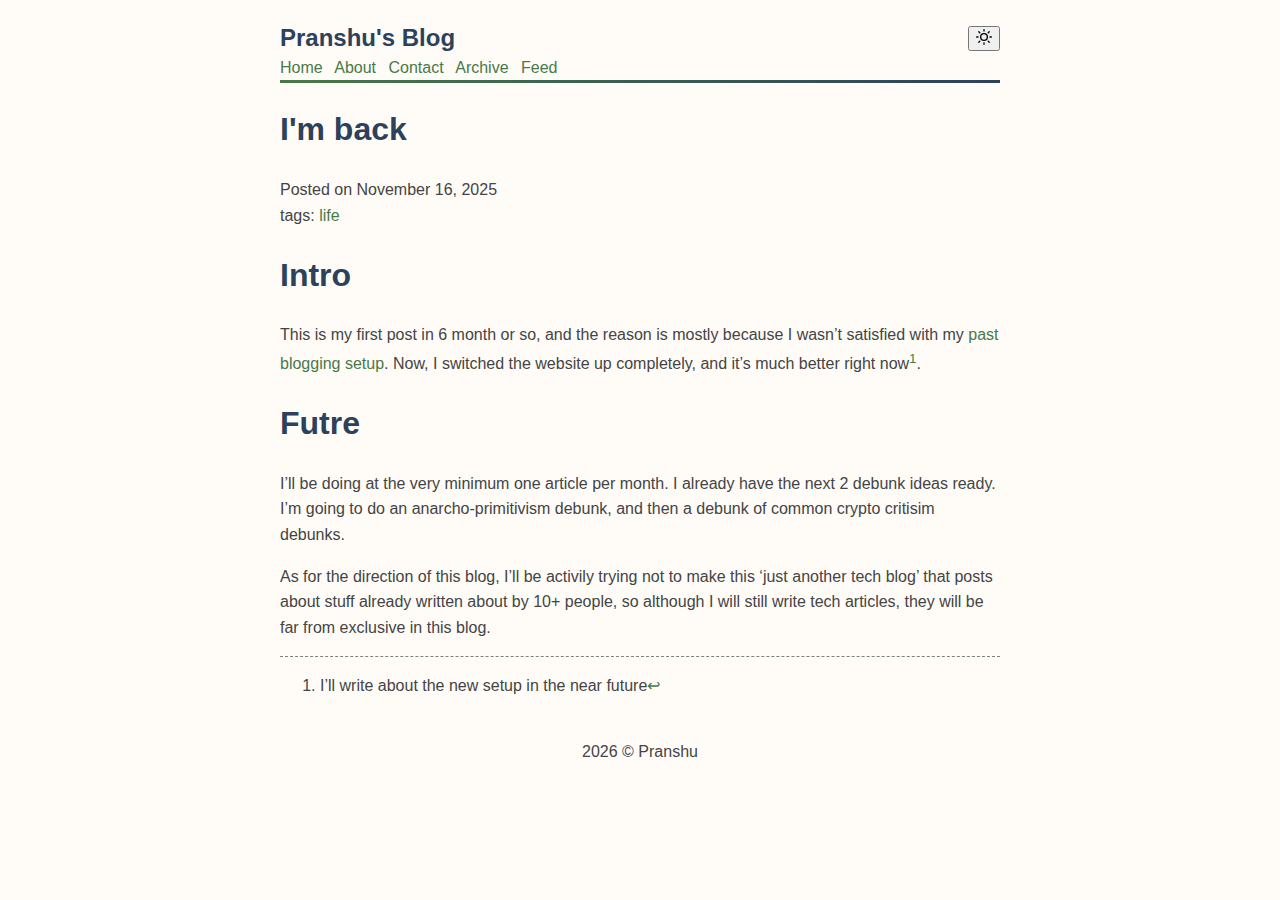
<file: posts/2025-newwebsite.html>
<!doctype html>
<html lang="en">
    <head>
        <meta charset="utf-8">
        <meta http-equiv="x-ua-compatible" content="ie=edge">
        <meta name="viewport" content="width=device-width, initial-scale=1">
        <title>Pranshu's Blog - I'm back</title>
        <link rel="stylesheet" href="../css/default.css" />
	<link rel="icon" href="../stuff/favicon.png">
    </head>
    <body>
        <header>
            <div class="logo">
                <a href="../">Pranshu's Blog</a>
		<button id="theme-toggle"><svg xmlns="http://www.w3.org/2000/svg" width="16" height="16" viewBox="0 0 24 24" fill="none" stroke="currentColor" stroke-width="2" stroke-linecap="round" stroke-linejoin="round" style="transition: transform 0.3s ease;" id="themesvg"></svg></button>
            </div>
            <nav>
                <a href="../">Home</a>
                <a href="../about.html">About</a>
                <a href="../contact.html">Contact</a>
                <a href="../archive.html">Archive</a>
		<a align="right" href="../rss.xml">Feed</a>
            </nav>
        </header>
        <main role="main">
            <h1>I'm back</h1>
            <article>
    <section class="header">
        Posted on November 16, 2025
        
    </section>
    <section class="info">
	
        tags: <a title="All pages tagged 'life'." href="../tags/life.html" rel="tag">life</a>
        
    </section>
    <section>
        <h1 id="intro">Intro</h1>
<p>This is my first post in 6 month or so, and the reason is mostly
because I wasn’t satisfied with my <a href="2025-intro">past blogging setup</a>.
Now, I switched the website up completely, and it’s much better
right now<a href="#fn1" class="footnote-ref" id="fnref1" role="doc-noteref"><sup>1</sup></a>.</p>
<h1 id="futre">Futre</h1>
<p>I’ll be doing at the very minimum one article per month. I already
have the next 2 debunk ideas ready. I’m going to do an
anarcho-primitivism debunk, and then a debunk of common crypto
critisim debunks.</p>
<p>As for the direction of this blog, I’ll be activily trying not to make
this ‘just another tech blog’ that posts about stuff already written
about by 10+ people, so although I will still write tech articles,
they will be far from exclusive in this blog.</p>
<section id="footnotes" class="footnotes footnotes-end-of-document" role="doc-endnotes">
<hr />
<ol>
<li id="fn1"><p>I’ll write about the new setup in the near future<a href="#fnref1" class="footnote-back" role="doc-backlink">↩︎</a></p></li>
</ol>
</section>
    </section>
</article>

        </main>

        <footer>
            2026 &copy Pranshu
        </footer>
	<script>
	 const themeToggle = document.getElementById('theme-toggle');
	 const themebutton = document.getElementById('themesvg');
	 const root = document.documentElement;
	 const moonsvg = '<path d="M21 12.79A9 9 0 1 1 11.21 3 7 7 0 0 0 21 12.79z"></path>';
	 const sunsvg = '<circle cx="12" cy="12" r="5"></circle><line x1="12" y1="1" x2="12" y2="3"></line><line x1="12" y1="21" x2="12" y2="23"></line><line x1="4.22" y1="4.22" x2="5.64" y2="5.64"></line><line x1="18.36" y1="18.36" x2="19.78" y2="19.78"></line><line x1="1" y1="12" x2="3" y2="12"></line><line x1="21" y1="12" x2="23" y2="12"></line><line x1="4.22" y1="19.78" x2="5.64" y2="18.36"></line><line x1="18.36" y1="5.64" x2="19.78" y2="4.22"></line>';
	 function applyTheme(theme) {
	     if (theme === 'dark') {
		 root.classList.add('dark-mode');
		 themebutton.innerHTML = moonsvg;
	     } else {
		 root.classList.remove('dark-mode');
		 themebutton.innerHTML = sunsvg;
	     }
	     localStorage.setItem('theme', theme);
	 }
	 document.addEventListener('DOMContentLoaded', () => {
	     const savedTheme = localStorage.getItem('theme');
	     if (savedTheme) {
		 applyTheme(savedTheme);
	     } else {
		 applyTheme('light');
	     }
	 });
	 themeToggle.addEventListener('click', () => {
	    if (root.classList.contains('dark-mode')) {
		 applyTheme('light');
	     } else {
		 applyTheme('dark');
	     }
	 });
	</script>
    </body>
</html>
</file>
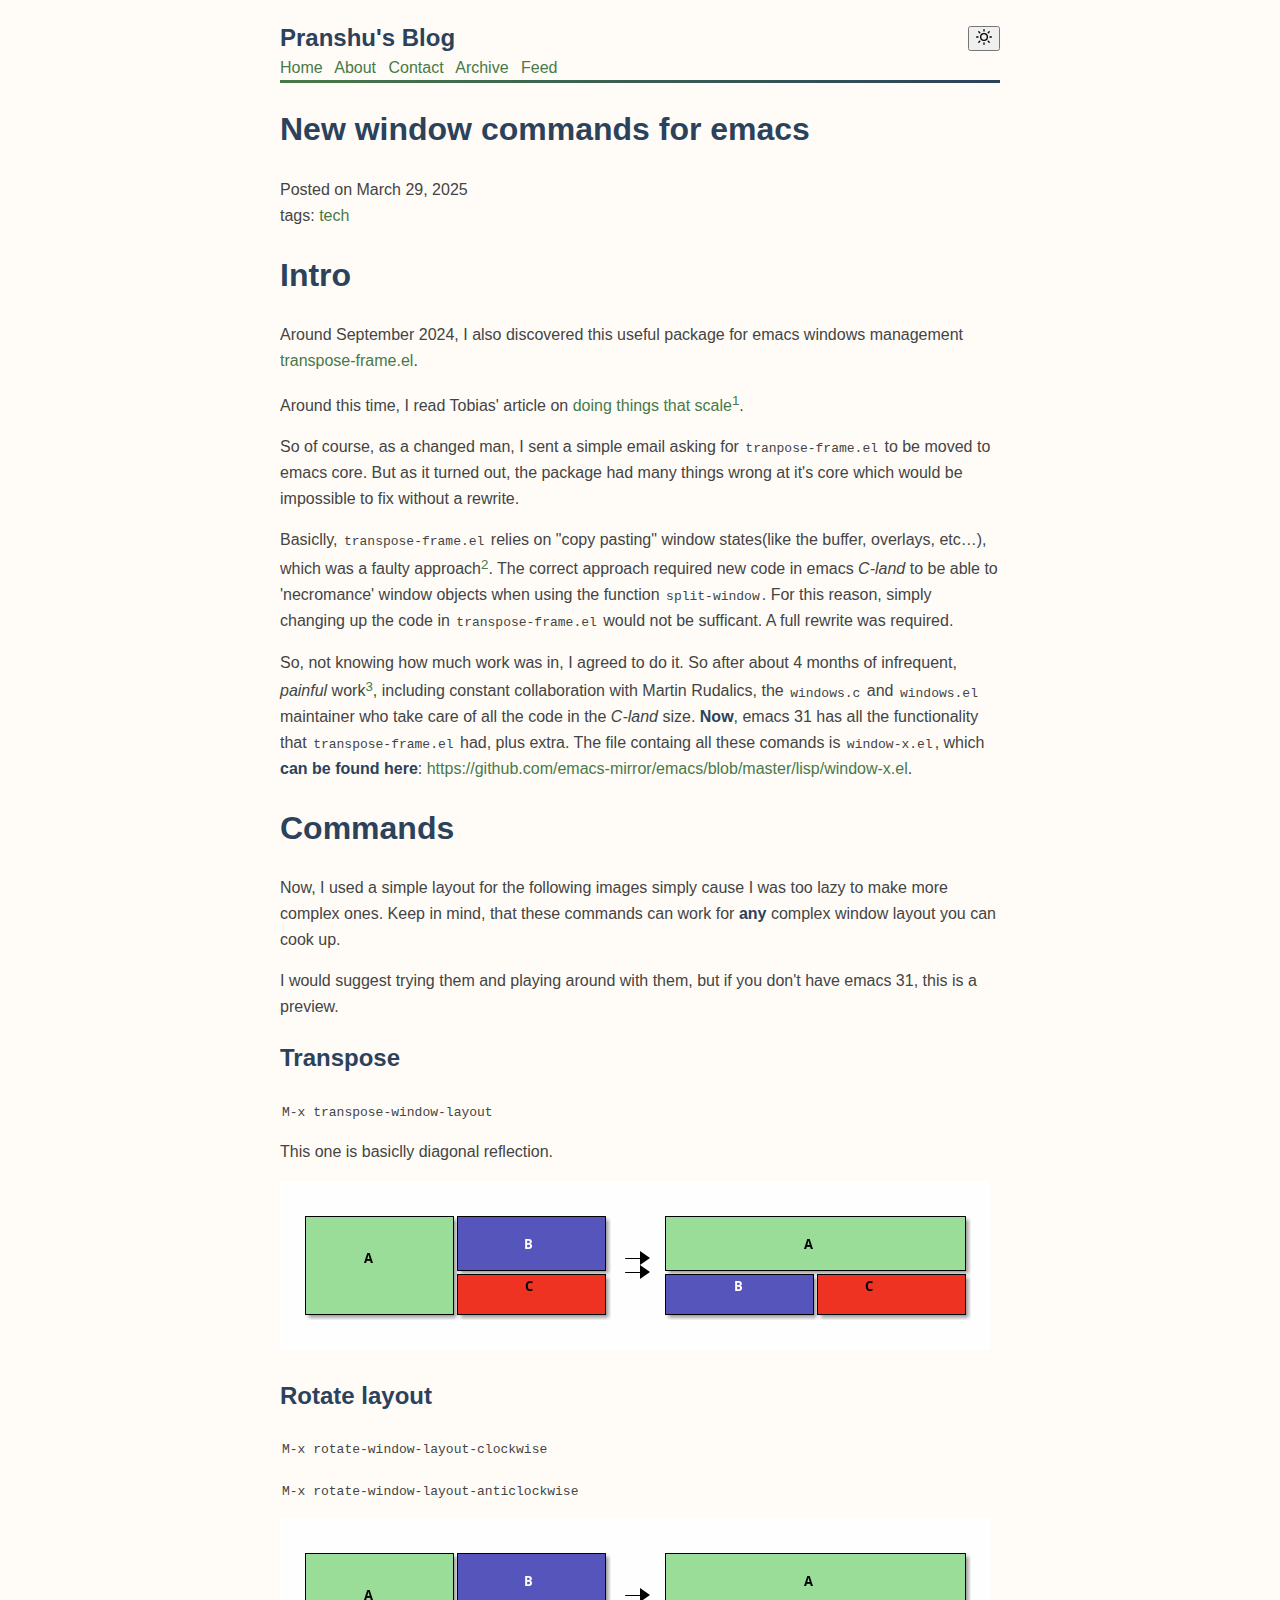
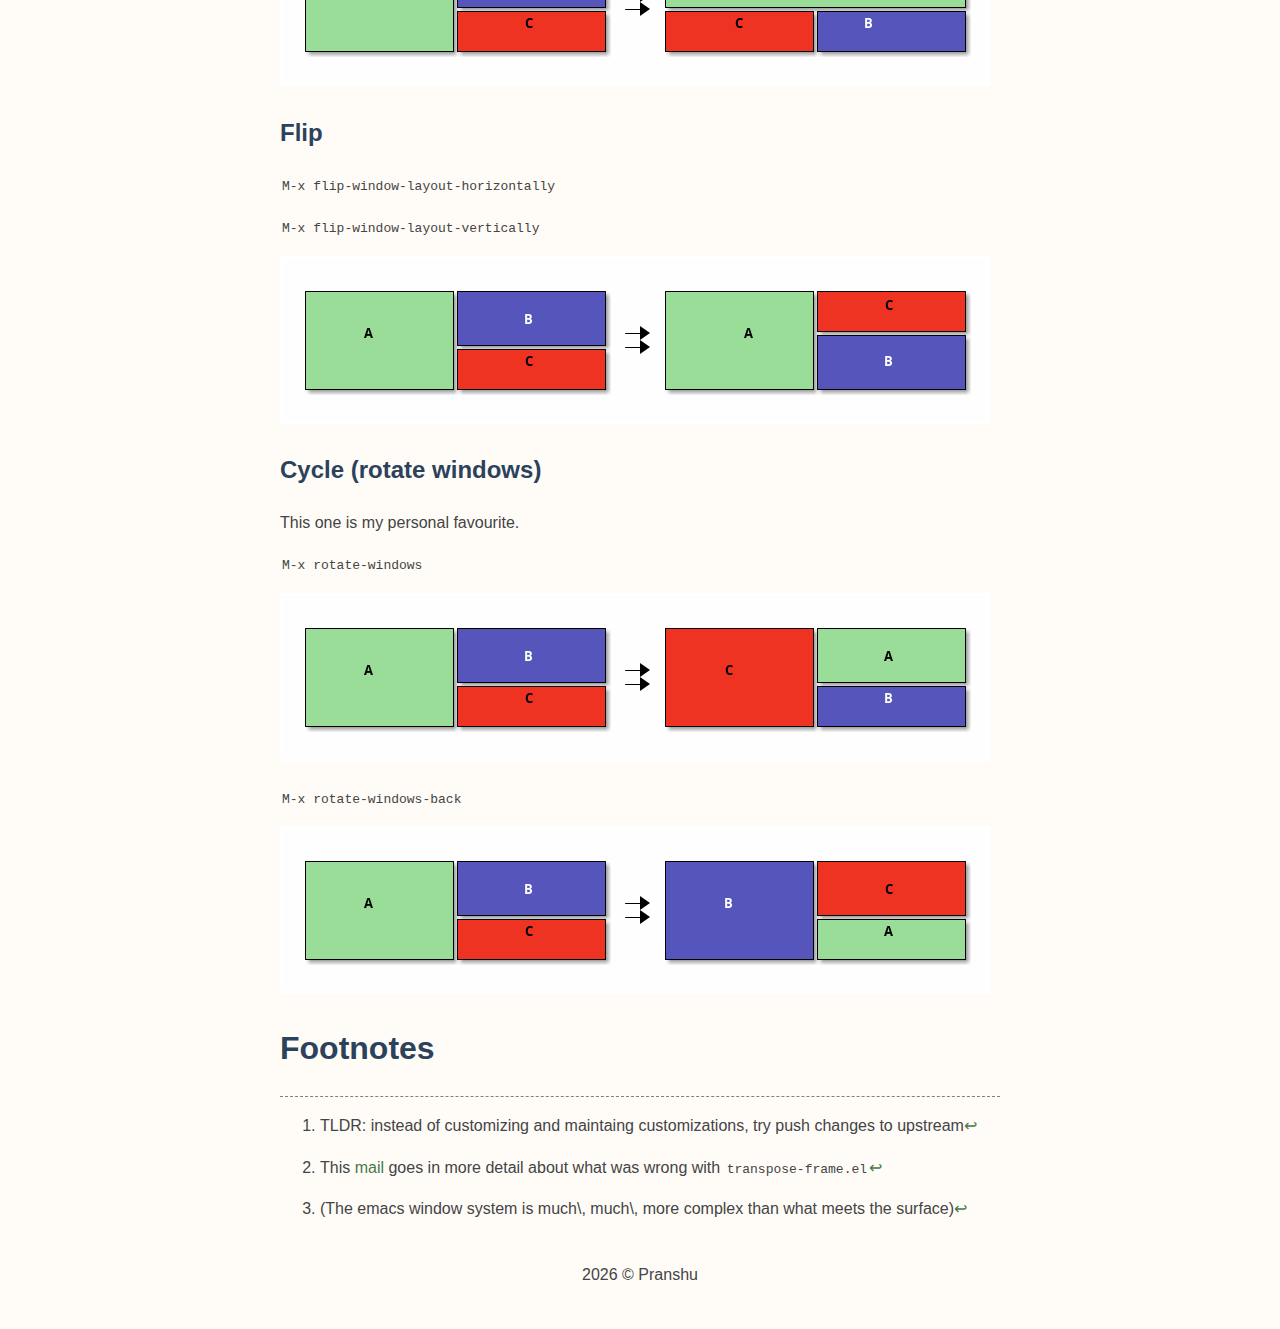
<file: posts/2025-window.html>
<!doctype html>
<html lang="en">
    <head>
        <meta charset="utf-8">
        <meta http-equiv="x-ua-compatible" content="ie=edge">
        <meta name="viewport" content="width=device-width, initial-scale=1">
        <title>Pranshu's Blog - New window commands for emacs</title>
        <link rel="stylesheet" href="../css/default.css" />
	<link rel="icon" href="../stuff/favicon.png">
    </head>
    <body>
        <header>
            <div class="logo">
                <a href="../">Pranshu's Blog</a>
		<button id="theme-toggle"><svg xmlns="http://www.w3.org/2000/svg" width="16" height="16" viewBox="0 0 24 24" fill="none" stroke="currentColor" stroke-width="2" stroke-linecap="round" stroke-linejoin="round" style="transition: transform 0.3s ease;" id="themesvg"></svg></button>
            </div>
            <nav>
                <a href="../">Home</a>
                <a href="../about.html">About</a>
                <a href="../contact.html">Contact</a>
                <a href="../archive.html">Archive</a>
		<a align="right" href="../rss.xml">Feed</a>
            </nav>
        </header>
        <main role="main">
            <h1>New window commands for emacs</h1>
            <article>
    <section class="header">
        Posted on March 29, 2025
        
    </section>
    <section class="info">
	
        tags: <a title="All pages tagged 'tech'." href="../tags/tech.html" rel="tag">tech</a>
        
    </section>
    <section>
        <h1 id="intro">Intro</h1>
<p>Around September 2024, I also discovered this useful package for emacs
windows management
<a href="https://www.emacswiki.org/emacs/TransposeFrame">transpose-frame.el</a>.</p>
<p>Around this time, I read Tobias' article on <a href="https://blogs.gnome.org/tbernard/2020/01/17/doing-things-that-scale/">doing things that scale</a><a href="#fn1" class="footnote-ref" id="fnref1" role="doc-noteref"><sup>1</sup></a>.</p>
<p>So of course, as a changed man, I sent a simple email asking for
<code class="verbatim">tranpose-frame.el</code> to be moved to emacs core. But as it
turned out, the package had many things wrong at it's core which would
be impossible to fix without a rewrite.</p>
<p>Basiclly, <code class="verbatim">transpose-frame.el</code> relies on "copy pasting"
window states(like the buffer, overlays, etc…), which was a faulty
approach<a href="#fn2" class="footnote-ref" id="fnref2" role="doc-noteref"><sup>2</sup></a>. The correct approach required new code in emacs <em>C-land</em>
to be able to 'necromance' window objects when using the function
<code class="verbatim">split-window</code>. For this reason, simply changing up the code
in <code class="verbatim">transpose-frame.el</code> would not be sufficant. A full
rewrite was required.</p>
<p>So, not knowing how much work was in, I agreed to do it. So after
about 4 months of infrequent, <em>painful</em> work<a href="#fn3" class="footnote-ref" id="fnref3" role="doc-noteref"><sup>3</sup></a>, including constant
collaboration with Martin Rudalics, the <code class="verbatim">windows.c</code> and
<code class="verbatim">windows.el</code> maintainer who take care of all the code in
the <em>C-land</em> size. <strong>Now</strong>, emacs 31 has all the functionality that
<code class="verbatim">transpose-frame.el</code> had, plus extra. The file containg all
these comands is <code class="verbatim">window-x.el</code>, which <strong>can be found
here</strong>:
<a href="https://github.com/emacs-mirror/emacs/blob/master/lisp/window-x.el" class="uri">https://github.com/emacs-mirror/emacs/blob/master/lisp/window-x.el</a>.</p>
<h1 id="commands">Commands</h1>
<p>Now, I used a simple layout for the following images simply cause I was
too lazy to make more complex ones. Keep in mind, that these commands
can work for <strong>any</strong> complex window layout you can cook up.</p>
<p>I would suggest trying them and playing around with them, but if you
don't have emacs 31, this is a preview.</p>
<h2 id="transpose">Transpose</h2>
<p><code class="verbatim">M-x transpose-window-layout</code></p>
<p>This one is basiclly diagonal reflection.</p>
<p><img src="../2025stuff/window/transpose.png" /></p>
<h2 id="rotate-layout">Rotate layout</h2>
<p><code class="verbatim">M-x rotate-window-layout-clockwise</code></p>
<p><code class="verbatim">M-x rotate-window-layout-anticlockwise</code></p>
<p><img src="../2025stuff/window/rotate-clock.png" /></p>
<h2 id="flip">Flip</h2>
<p><code class="verbatim">M-x flip-window-layout-horizontally</code></p>
<p><code class="verbatim">M-x flip-window-layout-vertically</code></p>
<p><img src="../2025stuff/window/flip-v.png" /></p>
<h2 id="cycle-rotate-windows">Cycle (rotate windows)</h2>
<p>This one is my personal favourite.</p>
<p><code class="verbatim">M-x rotate-windows</code></p>
<p><img src="../2025stuff/window/cycle.png" /></p>
<p><code class="verbatim">M-x rotate-windows-back</code></p>
<p><img src="../2025stuff/window/cycle-anti.png" /></p>
<h1 id="footnotes">Footnotes</h1>
<section id="footnotes" class="footnotes footnotes-end-of-document" role="doc-endnotes">
<hr />
<ol>
<li id="fn1"><p>TLDR: instead of customizing and maintaing customizations, try push
changes to upstream<a href="#fnref1" class="footnote-back" role="doc-backlink">↩︎</a></p></li>
<li id="fn2"><p>This <a href="https://yhetil.org/emacs-devel/ac1735fd-e023-4e01-a3e2-2bd19087594c@gmx.at/">mail</a> goes in more detail about what was wrong with
<code class="verbatim">transpose-frame.el</code><a href="#fnref2" class="footnote-back" role="doc-backlink">↩︎</a></p></li>
<li id="fn3"><p>(The emacs window
system is much\, much\, more complex than what meets the surface)<a href="#fnref3" class="footnote-back" role="doc-backlink">↩︎</a></p></li>
</ol>
</section>
    </section>
</article>

        </main>

        <footer>
            2026 &copy Pranshu
        </footer>
	<script>
	 const themeToggle = document.getElementById('theme-toggle');
	 const themebutton = document.getElementById('themesvg');
	 const root = document.documentElement;
	 const moonsvg = '<path d="M21 12.79A9 9 0 1 1 11.21 3 7 7 0 0 0 21 12.79z"></path>';
	 const sunsvg = '<circle cx="12" cy="12" r="5"></circle><line x1="12" y1="1" x2="12" y2="3"></line><line x1="12" y1="21" x2="12" y2="23"></line><line x1="4.22" y1="4.22" x2="5.64" y2="5.64"></line><line x1="18.36" y1="18.36" x2="19.78" y2="19.78"></line><line x1="1" y1="12" x2="3" y2="12"></line><line x1="21" y1="12" x2="23" y2="12"></line><line x1="4.22" y1="19.78" x2="5.64" y2="18.36"></line><line x1="18.36" y1="5.64" x2="19.78" y2="4.22"></line>';
	 function applyTheme(theme) {
	     if (theme === 'dark') {
		 root.classList.add('dark-mode');
		 themebutton.innerHTML = moonsvg;
	     } else {
		 root.classList.remove('dark-mode');
		 themebutton.innerHTML = sunsvg;
	     }
	     localStorage.setItem('theme', theme);
	 }
	 document.addEventListener('DOMContentLoaded', () => {
	     const savedTheme = localStorage.getItem('theme');
	     if (savedTheme) {
		 applyTheme(savedTheme);
	     } else {
		 applyTheme('light');
	     }
	 });
	 themeToggle.addEventListener('click', () => {
	    if (root.classList.contains('dark-mode')) {
		 applyTheme('light');
	     } else {
		 applyTheme('dark');
	     }
	 });
	</script>
    </body>
</html>
</file>
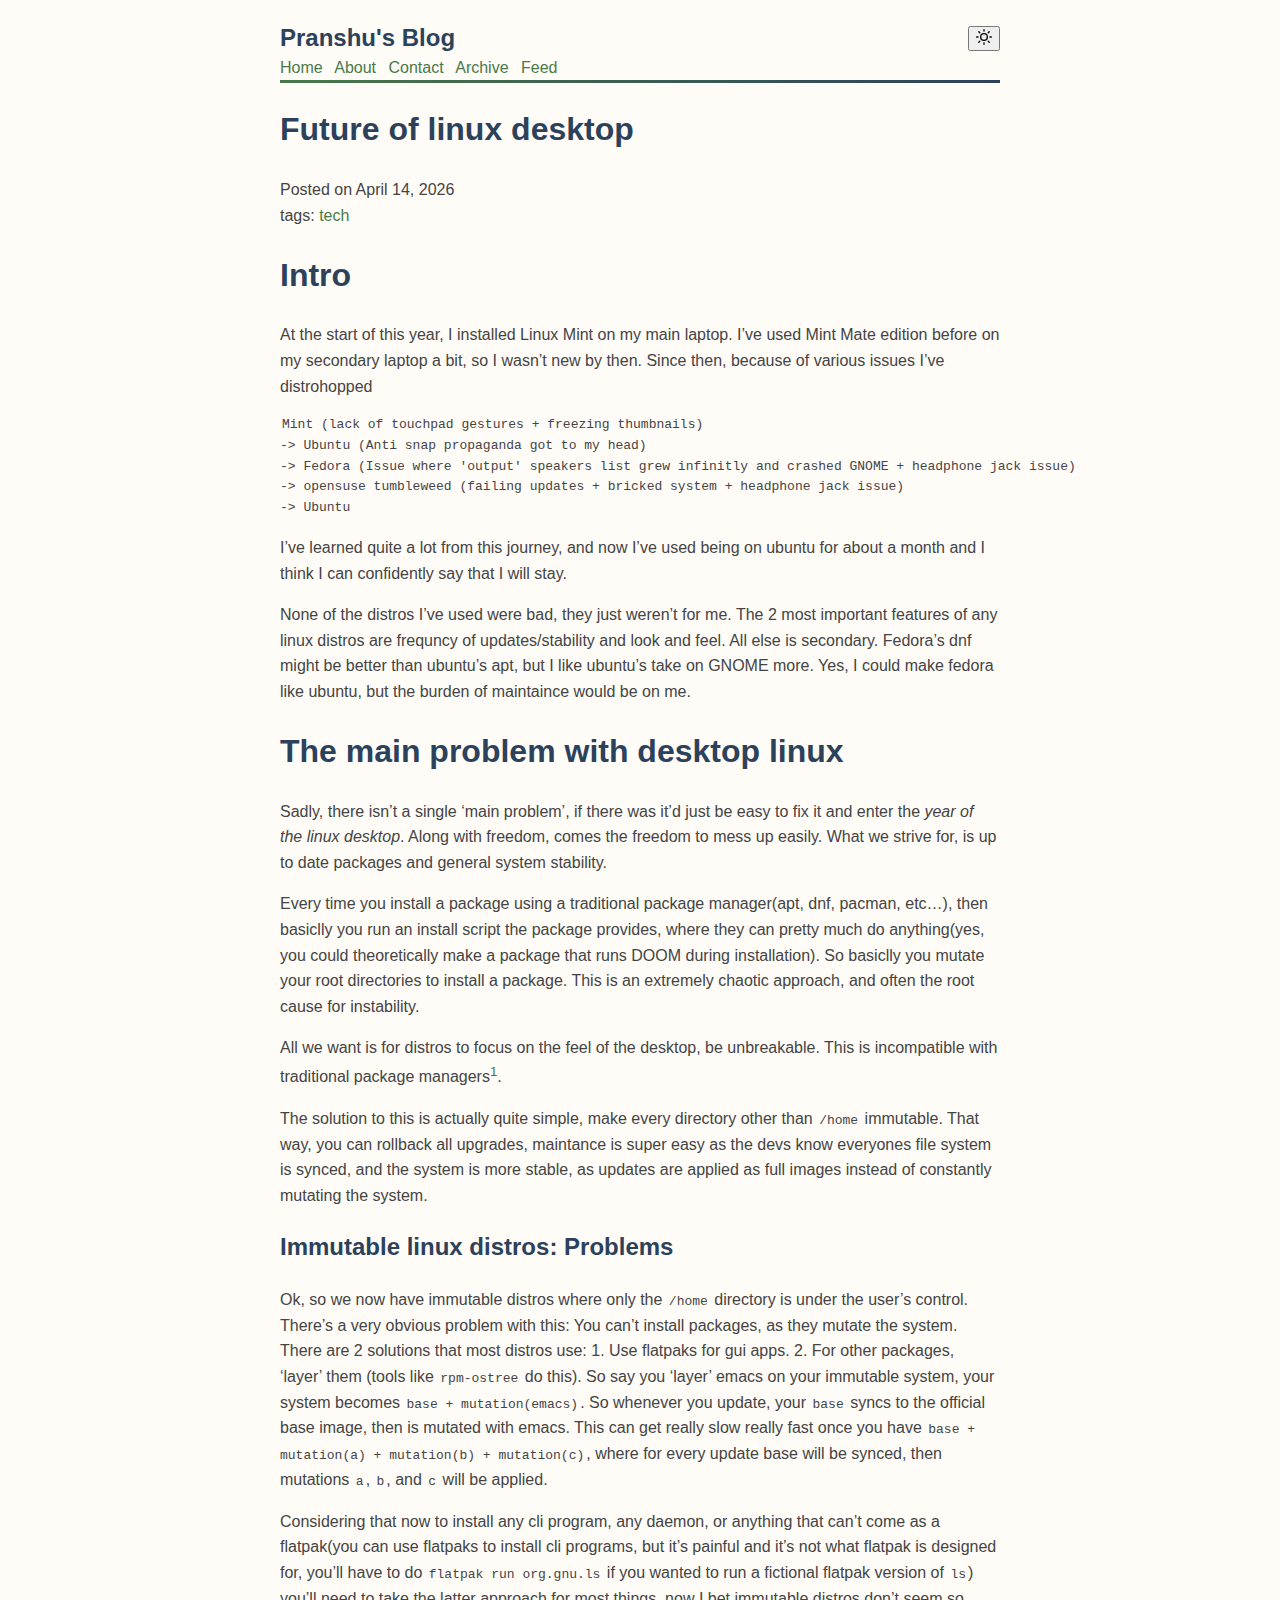
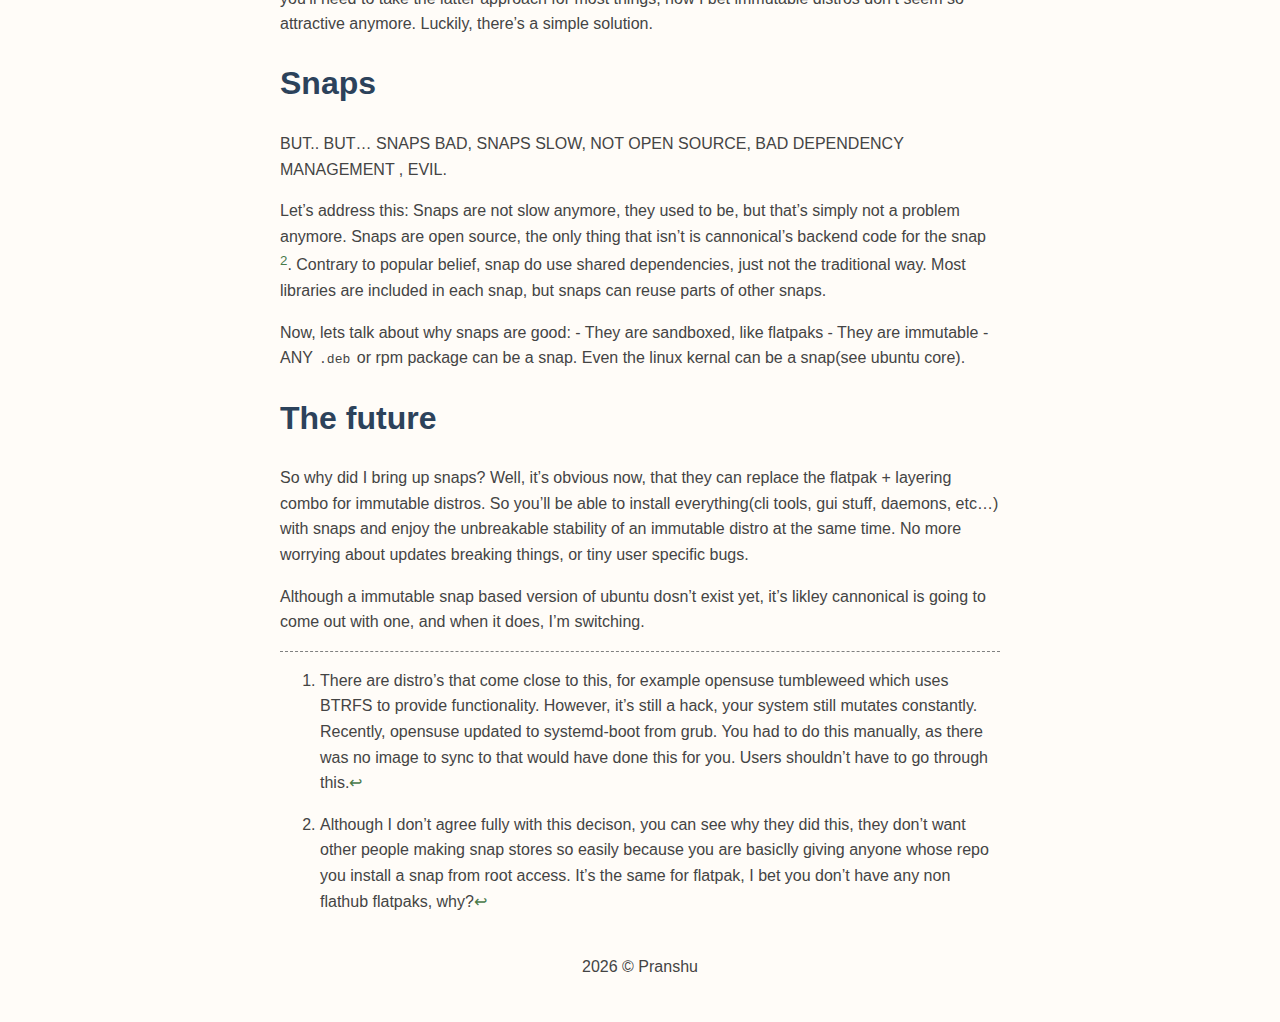
<file: posts/2026-future-of-linux-desktop.html>
<!doctype html>
<html lang="en">
    <head>
        <meta charset="utf-8">
        <meta http-equiv="x-ua-compatible" content="ie=edge">
        <meta name="viewport" content="width=device-width, initial-scale=1">
        <title>Pranshu's Blog - Future of linux desktop</title>
        <link rel="stylesheet" href="../css/default.css" />
	<link rel="icon" href="../stuff/favicon.png">
    </head>
    <body>
        <header>
            <div class="logo">
                <a href="../">Pranshu's Blog</a>
		<button id="theme-toggle"><svg xmlns="http://www.w3.org/2000/svg" width="16" height="16" viewBox="0 0 24 24" fill="none" stroke="currentColor" stroke-width="2" stroke-linecap="round" stroke-linejoin="round" style="transition: transform 0.3s ease;" id="themesvg"></svg></button>
            </div>
            <nav>
                <a href="../">Home</a>
                <a href="../about.html">About</a>
                <a href="../contact.html">Contact</a>
                <a href="../archive.html">Archive</a>
		<a align="right" href="../rss.xml">Feed</a>
            </nav>
        </header>
        <main role="main">
            <h1>Future of linux desktop</h1>
            <article>
    <section class="header">
        Posted on April 14, 2026
        
    </section>
    <section class="info">
	
        tags: <a title="All pages tagged 'tech'." href="../tags/tech.html" rel="tag">tech</a>
        
    </section>
    <section>
        <h1 id="intro">Intro</h1>
<p>At the start of this year, I installed Linux Mint on my main laptop. I’ve used Mint Mate edition before on my secondary laptop a bit, so I wasn’t new by then. Since then, because of various issues I’ve distrohopped</p>
<pre><code>Mint (lack of touchpad gestures + freezing thumbnails)
-&gt; Ubuntu (Anti snap propaganda got to my head)
-&gt; Fedora (Issue where 'output' speakers list grew infinitly and crashed GNOME + headphone jack issue)
-&gt; opensuse tumbleweed (failing updates + bricked system + headphone jack issue)
-&gt; Ubuntu</code></pre>
<p>I’ve learned quite a lot from this journey, and now I’ve used being on ubuntu for about a month and I think I can confidently say that I will stay.</p>
<p>None of the distros I’ve used were bad, they just weren’t for me. The 2 most important features of any linux distros are frequncy of updates/stability and look and feel. All else is secondary. Fedora’s dnf might be better than ubuntu’s apt, but I like ubuntu’s take on GNOME more. Yes, I could make fedora like ubuntu, but the burden of maintaince would be on me.</p>
<h1 id="the-main-problem-with-desktop-linux">The main problem with desktop linux</h1>
<p>Sadly, there isn’t a single ‘main problem’, if there was it’d just be easy to fix it and enter the <em>year of the linux desktop</em>. Along with freedom, comes the freedom to mess up easily. What we strive for, is up to date packages and general system stability.</p>
<p>Every time you install a package using a traditional package manager(apt, dnf, pacman, etc…), then basiclly you run an install script the package provides, where they can pretty much do anything(yes, you could theoretically make a package that runs DOOM during installation). So basiclly you mutate your root directories to install a package. This is an extremely chaotic approach, and often the root cause for instability.</p>
<p>All we want is for distros to focus on the feel of the desktop, be unbreakable. This is incompatible with traditional package managers<a href="#fn1" class="footnote-ref" id="fnref1" role="doc-noteref"><sup>1</sup></a>.</p>
<p>The solution to this is actually quite simple, make every directory other than <code>/home</code> immutable. That way, you can rollback all upgrades, maintance is super easy as the devs know everyones file system is synced, and the system is more stable, as updates are applied as full images instead of constantly mutating the system.</p>
<h2 id="immutable-linux-distros-problems">Immutable linux distros: Problems</h2>
<p>Ok, so we now have immutable distros where only the <code>/home</code> directory is under the user’s control. There’s a very obvious problem with this: You can’t install packages, as they mutate the system. There are 2 solutions that most distros use:
1. Use flatpaks for gui apps.
2. For other packages, ‘layer’ them (tools like <code>rpm-ostree</code> do this). So say you ‘layer’ emacs on your immutable system, your system becomes <code>base + mutation(emacs)</code>. So whenever you update, your <code>base</code> syncs to the official base image, then is mutated with emacs. This can get really slow really fast once you have <code>base + mutation(a) + mutation(b) + mutation(c)</code>, where for every update base will be synced, then mutations <code>a</code>, <code>b</code>, and <code>c</code> will be applied.</p>
<p>Considering that now to install any cli program, any daemon, or anything that can’t come as a flatpak(you can use flatpaks to install cli programs, but it’s painful and it’s not what flatpak is designed for, you’ll have to do <code>flatpak run org.gnu.ls</code> if you wanted to run a fictional flatpak version of <code>ls</code>) you’ll need to take the latter approach for most things, now I bet immutable distros don’t seem so attractive anymore. Luckily, there’s a simple solution.</p>
<h1 id="snaps">Snaps</h1>
<p>BUT.. BUT… SNAPS BAD, SNAPS SLOW, NOT OPEN SOURCE, BAD DEPENDENCY MANAGEMENT , EVIL.</p>
<p>Let’s address this: Snaps are not slow anymore, they used to be, but that’s simply not a problem anymore. Snaps are open source, the only thing that isn’t is cannonical’s backend code for the snap <a href="#fn2" class="footnote-ref" id="fnref2" role="doc-noteref"><sup>2</sup></a>. Contrary to popular belief, snap do use shared dependencies, just not the traditional way. Most libraries are included in each snap, but snaps can reuse parts of other snaps.</p>
<p>Now, lets talk about why snaps are good:
- They are sandboxed, like flatpaks
- They are immutable
- ANY <code>.deb</code> or rpm package can be a snap. Even the linux kernal can be a snap(see ubuntu core).</p>
<h1 id="the-future">The future</h1>
<p>So why did I bring up snaps? Well, it’s obvious now, that they can replace the flatpak + layering combo for immutable distros. So you’ll be able to install everything(cli tools, gui stuff, daemons, etc…) with snaps and enjoy the unbreakable stability of an immutable distro at the same time. No more worrying about updates breaking things, or tiny user specific bugs.</p>
<p>Although a immutable snap based version of ubuntu dosn’t exist yet, it’s likley cannonical is going to come out with one, and when it does, I’m switching.</p>
<section id="footnotes" class="footnotes footnotes-end-of-document" role="doc-endnotes">
<hr />
<ol>
<li id="fn1"><p>There are distro’s that come close to this, for example opensuse tumbleweed which uses BTRFS to provide functionality. However, it’s still a hack, your system still mutates constantly. Recently, opensuse updated to systemd-boot from grub. You had to do this manually, as there was no image to sync to that would have done this for you. Users shouldn’t have to go through this.<a href="#fnref1" class="footnote-back" role="doc-backlink">↩︎</a></p></li>
<li id="fn2"><p>Although I don’t agree fully with this decison, you can see why they did this, they don’t want other people making snap stores so easily because you are basiclly giving anyone whose repo you install a snap from root access. It’s the same for flatpak, I bet you don’t have any non flathub flatpaks, why?<a href="#fnref2" class="footnote-back" role="doc-backlink">↩︎</a></p></li>
</ol>
</section>
    </section>
</article>

        </main>

        <footer>
            2026 &copy Pranshu
        </footer>
	<script>
	 const themeToggle = document.getElementById('theme-toggle');
	 const themebutton = document.getElementById('themesvg');
	 const root = document.documentElement;
	 const moonsvg = '<path d="M21 12.79A9 9 0 1 1 11.21 3 7 7 0 0 0 21 12.79z"></path>';
	 const sunsvg = '<circle cx="12" cy="12" r="5"></circle><line x1="12" y1="1" x2="12" y2="3"></line><line x1="12" y1="21" x2="12" y2="23"></line><line x1="4.22" y1="4.22" x2="5.64" y2="5.64"></line><line x1="18.36" y1="18.36" x2="19.78" y2="19.78"></line><line x1="1" y1="12" x2="3" y2="12"></line><line x1="21" y1="12" x2="23" y2="12"></line><line x1="4.22" y1="19.78" x2="5.64" y2="18.36"></line><line x1="18.36" y1="5.64" x2="19.78" y2="4.22"></line>';
	 function applyTheme(theme) {
	     if (theme === 'dark') {
		 root.classList.add('dark-mode');
		 themebutton.innerHTML = moonsvg;
	     } else {
		 root.classList.remove('dark-mode');
		 themebutton.innerHTML = sunsvg;
	     }
	     localStorage.setItem('theme', theme);
	 }
	 document.addEventListener('DOMContentLoaded', () => {
	     const savedTheme = localStorage.getItem('theme');
	     if (savedTheme) {
		 applyTheme(savedTheme);
	     } else {
		 applyTheme('light');
	     }
	 });
	 themeToggle.addEventListener('click', () => {
	    if (root.classList.contains('dark-mode')) {
		 applyTheme('light');
	     } else {
		 applyTheme('dark');
	     }
	 });
	</script>
    </body>
</html>
</file>
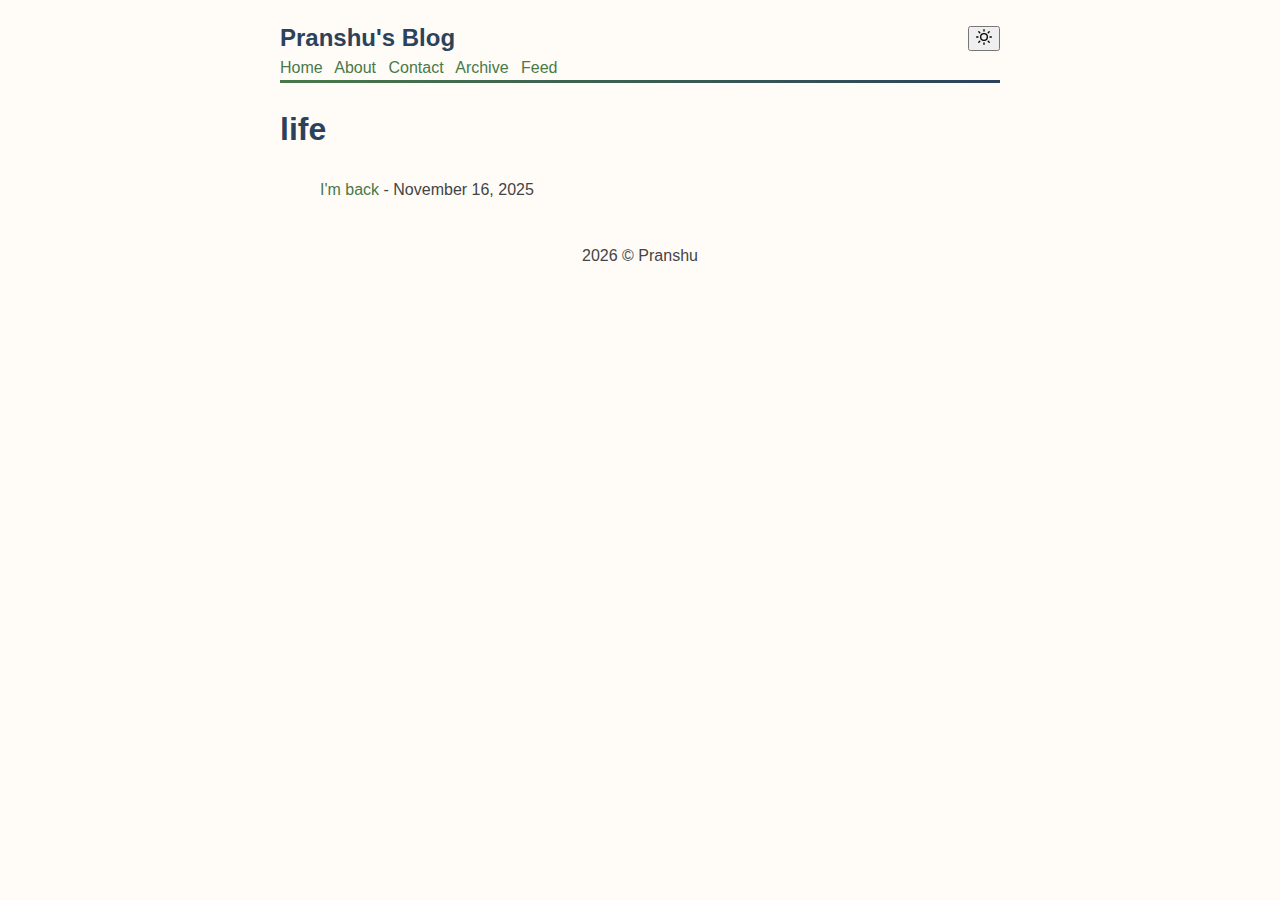
<file: tags/life.html>
<!doctype html>
<html lang="en">
    <head>
        <meta charset="utf-8">
        <meta http-equiv="x-ua-compatible" content="ie=edge">
        <meta name="viewport" content="width=device-width, initial-scale=1">
        <title>Pranshu's Blog - life</title>
        <link rel="stylesheet" href="../css/default.css" />
	<link rel="icon" href="../stuff/favicon.png">
    </head>
    <body>
        <header>
            <div class="logo">
                <a href="../">Pranshu's Blog</a>
		<button id="theme-toggle"><svg xmlns="http://www.w3.org/2000/svg" width="16" height="16" viewBox="0 0 24 24" fill="none" stroke="currentColor" stroke-width="2" stroke-linecap="round" stroke-linejoin="round" style="transition: transform 0.3s ease;" id="themesvg"></svg></button>
            </div>
            <nav>
                <a href="../">Home</a>
                <a href="../about.html">About</a>
                <a href="../contact.html">Contact</a>
                <a href="../archive.html">Archive</a>
		<a align="right" href="../rss.xml">Feed</a>
            </nav>
        </header>
        <main role="main">
            <h1>life</h1>
            <ul class="post-list">
    
        <li>
            <a href="../posts/2025-newwebsite.html">I'm back</a> - November 16, 2025
        </li>
    
</ul>

        </main>

        <footer>
            2026 &copy Pranshu
        </footer>
	<script>
	 const themeToggle = document.getElementById('theme-toggle');
	 const themebutton = document.getElementById('themesvg');
	 const root = document.documentElement;
	 const moonsvg = '<path d="M21 12.79A9 9 0 1 1 11.21 3 7 7 0 0 0 21 12.79z"></path>';
	 const sunsvg = '<circle cx="12" cy="12" r="5"></circle><line x1="12" y1="1" x2="12" y2="3"></line><line x1="12" y1="21" x2="12" y2="23"></line><line x1="4.22" y1="4.22" x2="5.64" y2="5.64"></line><line x1="18.36" y1="18.36" x2="19.78" y2="19.78"></line><line x1="1" y1="12" x2="3" y2="12"></line><line x1="21" y1="12" x2="23" y2="12"></line><line x1="4.22" y1="19.78" x2="5.64" y2="18.36"></line><line x1="18.36" y1="5.64" x2="19.78" y2="4.22"></line>';
	 function applyTheme(theme) {
	     if (theme === 'dark') {
		 root.classList.add('dark-mode');
		 themebutton.innerHTML = moonsvg;
	     } else {
		 root.classList.remove('dark-mode');
		 themebutton.innerHTML = sunsvg;
	     }
	     localStorage.setItem('theme', theme);
	 }
	 document.addEventListener('DOMContentLoaded', () => {
	     const savedTheme = localStorage.getItem('theme');
	     if (savedTheme) {
		 applyTheme(savedTheme);
	     } else {
		 applyTheme('light');
	     }
	 });
	 themeToggle.addEventListener('click', () => {
	    if (root.classList.contains('dark-mode')) {
		 applyTheme('light');
	     } else {
		 applyTheme('dark');
	     }
	 });
	</script>
    </body>
</html>
</file>
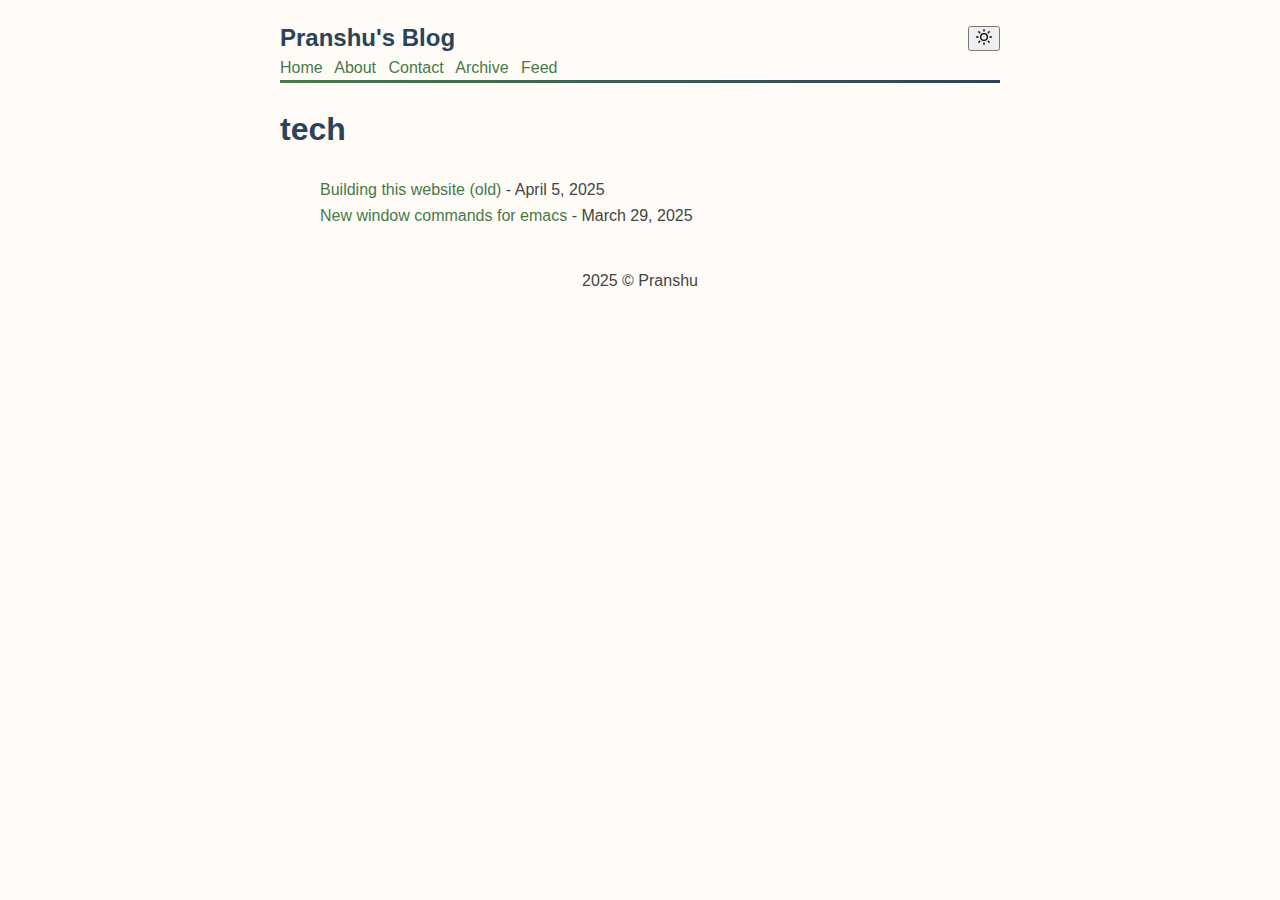
<file: tags/tech.html>
<!doctype html>
<html lang="en">
    <head>
        <meta charset="utf-8">
        <meta http-equiv="x-ua-compatible" content="ie=edge">
        <meta name="viewport" content="width=device-width, initial-scale=1">
        <title>Pranshu's Blog - tech</title>
        <link rel="stylesheet" href="../css/default.css" />
	<link rel="icon" href="../stuff/favicon.png">
    </head>
    <body>
        <header>
            <div class="logo">
                <a href="../">Pranshu's Blog</a>
		<button id="theme-toggle"><svg xmlns="http://www.w3.org/2000/svg" width="16" height="16" viewBox="0 0 24 24" fill="none" stroke="currentColor" stroke-width="2" stroke-linecap="round" stroke-linejoin="round" style="transition: transform 0.3s ease;" id="themesvg"></svg></button>
            </div>
            <nav>
                <a href="../">Home</a>
                <a href="../about.html">About</a>
                <a href="../contact.html">Contact</a>
                <a href="../archive.html">Archive</a>
		<a align="right" href="../rss.xml">Feed</a>
            </nav>
        </header>
        <main role="main">
            <h1>tech</h1>
            <ul class="post-list">
    
        <li>
            <a href="../posts/2025-intro.html">Building this website (old)</a> - April  5, 2025
        </li>
    
        <li>
            <a href="../posts/2025-window.html">New window commands for emacs</a> - March 29, 2025
        </li>
    
</ul>

        </main>

        <footer>
            2025 &copy Pranshu
        </footer>
	<script>
	 const themeToggle = document.getElementById('theme-toggle');
	 const themebutton = document.getElementById('themesvg');
	 const root = document.documentElement;
	 const moonsvg = '<path d="M21 12.79A9 9 0 1 1 11.21 3 7 7 0 0 0 21 12.79z"></path>';
	 const sunsvg = '<circle cx="12" cy="12" r="5"></circle><line x1="12" y1="1" x2="12" y2="3"></line><line x1="12" y1="21" x2="12" y2="23"></line><line x1="4.22" y1="4.22" x2="5.64" y2="5.64"></line><line x1="18.36" y1="18.36" x2="19.78" y2="19.78"></line><line x1="1" y1="12" x2="3" y2="12"></line><line x1="21" y1="12" x2="23" y2="12"></line><line x1="4.22" y1="19.78" x2="5.64" y2="18.36"></line><line x1="18.36" y1="5.64" x2="19.78" y2="4.22"></line>';
	 function applyTheme(theme) {
	     if (theme === 'dark') {
		 root.classList.add('dark-mode');
		 themebutton.innerHTML = moonsvg;
	     } else {
		 root.classList.remove('dark-mode');
		 themebutton.innerHTML = sunsvg;
	     }
	     localStorage.setItem('theme', theme);
	 }
	 document.addEventListener('DOMContentLoaded', () => {
	     const savedTheme = localStorage.getItem('theme');
	     if (savedTheme) {
		 applyTheme(savedTheme);
	     } else {
		 applyTheme('light');
	     }
	 });
	 themeToggle.addEventListener('click', () => {
	    if (root.classList.contains('dark-mode')) {
		 applyTheme('light');
	     } else {
		 applyTheme('dark');
	     }
	 });
	</script>
    </body>
</html>
</file>
<file: css/default.css>
:root{--width:720px;--font-main:Verdana,sans-serif;--font-secondary:Verdana,sans-serif;--font-scale:1em;--background-color:#fffcf8;--heading-color:#2c425b;--text-color:#444;--link-color:#487949;--visited-color:#8b6fcb;--blockquote-color:#222;--code-bg-color:#f0f0f0}.dark-mode{--background-color:#282828;--heading-color:#eee;--text-color:#ddd;--link-color:#8cc2dd;--visited-color:#8b6fcb;--blockquote-color:#ccc;--code-bg-color:#01242e}.post-list{list-style:none}.logo{display:flex;justify-content:space-between;align-items:center}header{border-bottom:3px solid;border-image-slice:1;border-image-source:linear-gradient(to left,var(--heading-color),var(--link-color))}body{font-family:var(--font-secondary);font-size:var(--font-scale);margin:auto;padding:20px;max-width:var(--width);text-align:left;background-color:var(--background-color);word-wrap:break-word;overflow-wrap:break-word;line-height:1.5;color:var(--text-color)}h1,h2,h3,h4,h5,h6{font-family:var(--font-main);color:var(--heading-color)}a{color:var(--link-color);cursor:pointer;text-decoration:none}a:hover{text-decoration:underline}nav a{margin-right:8px}.logo a{font-family:var(--font-main);color:var(--heading-color);font-size:1.5em;color:var(--heading-color);font-weight:bold}.logo a:hover{text-decoration:none}strong,b{color:var(--heading-color)}time{font-family:monospace;font-style:normal;font-size:15px}main{line-height:1.6}table{width:100%}hr{border:0;border-top:1px dashed}img{max-width:100%}code{font-family:monospace;padding:2px;border-radius:3px}blockquote{color:var(--blockquote-color);padding-left:20px;font-style:italic}footer{padding:25px 0;text-align:center}.inline{width:auto!important}pre.sourceCode{padding:10px;border-radius:3px;background-color:var(--code-bg-color);margin-block-start:1em;margin-block-end:1em;overflow-x:auto}
</file>
